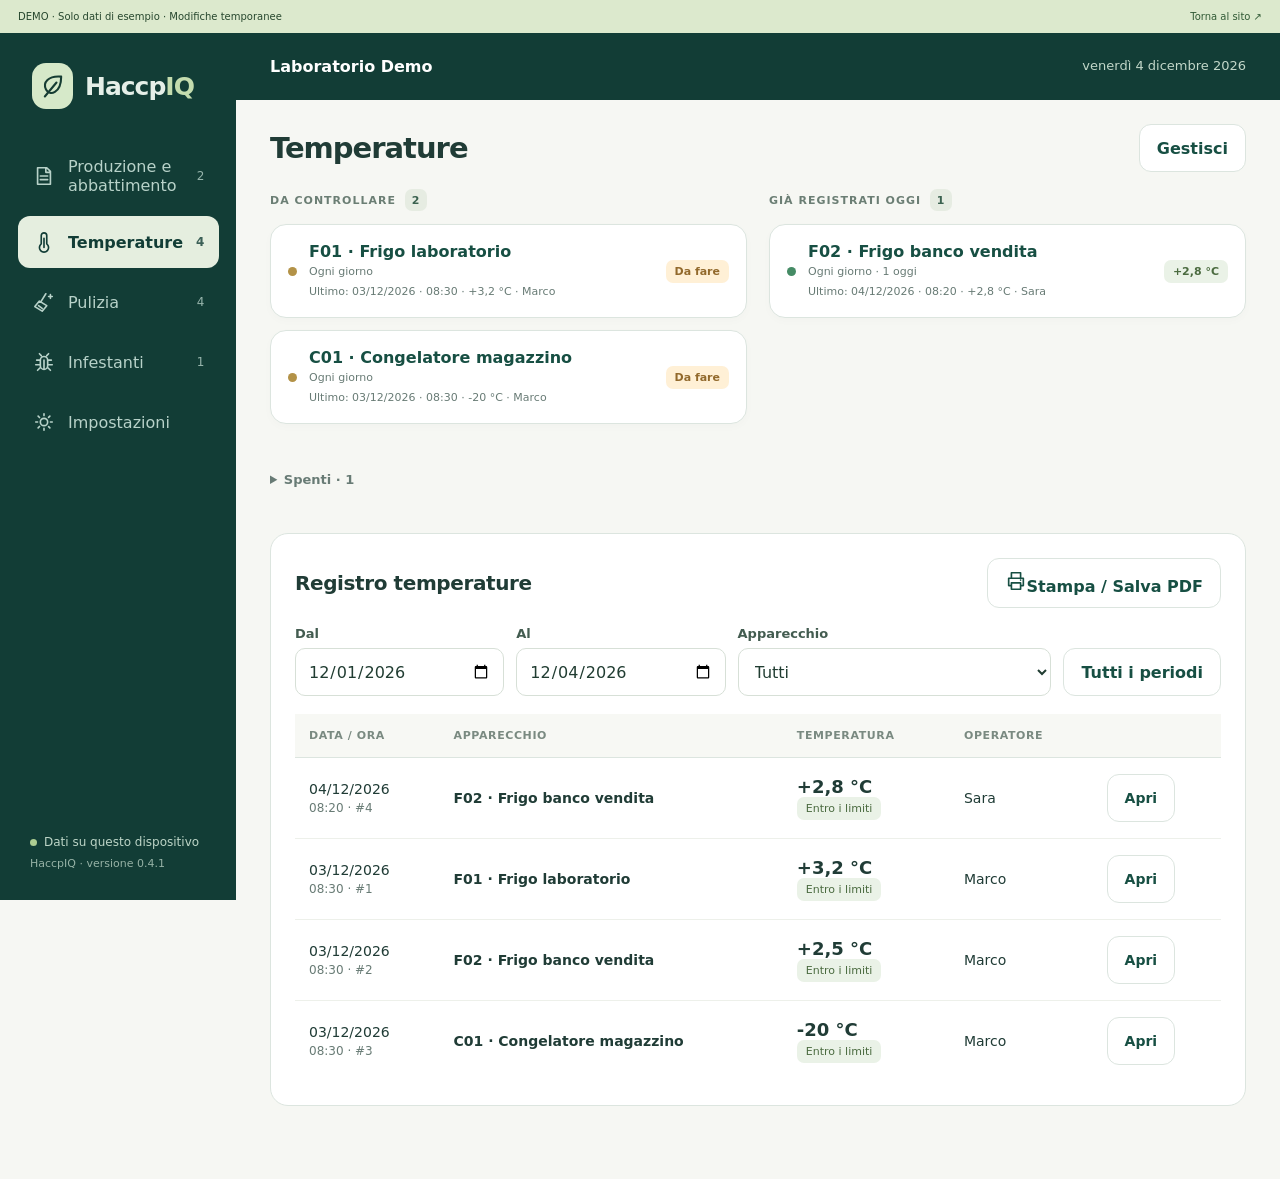
<file: demo/index.html>
<!doctype html>
<html lang="it"><head><meta charset="UTF-8"><meta name="viewport" content="width=device-width, initial-scale=1, viewport-fit=cover"><meta name="theme-color" content="#123d36"><meta name="robots" content="noindex"><title>HaccpIQ — Demo interattiva</title><link rel="stylesheet" href="style.css"><link rel="icon" href="../assets/favicon.svg"><link rel="stylesheet" href="demo.css"><link rel="stylesheet" href="../assets/labels.css"></head><body><div class="demo-banner"><span>DEMO · Solo dati di esempio · Modifiche temporanee</span><a href="../index.html" target="_top">Torna al sito ↗</a></div>
<div id="fatal" hidden></div><div id="app"></div><div id="modal-root"></div><div id="toast" role="status" aria-live="polite"></div>
<script src="core.js"></script><script src="setup-core.js"></script><script src="print.js"></script><script src="registers-ui.js"></script><script src="operators-ui.js"></script><script src="setup-ui.js"></script><script src="seed.js"></script><script src="app.js"></script><script src="../assets/labels.js"></script><script src="bridge.js"></script></body></html>
</file>
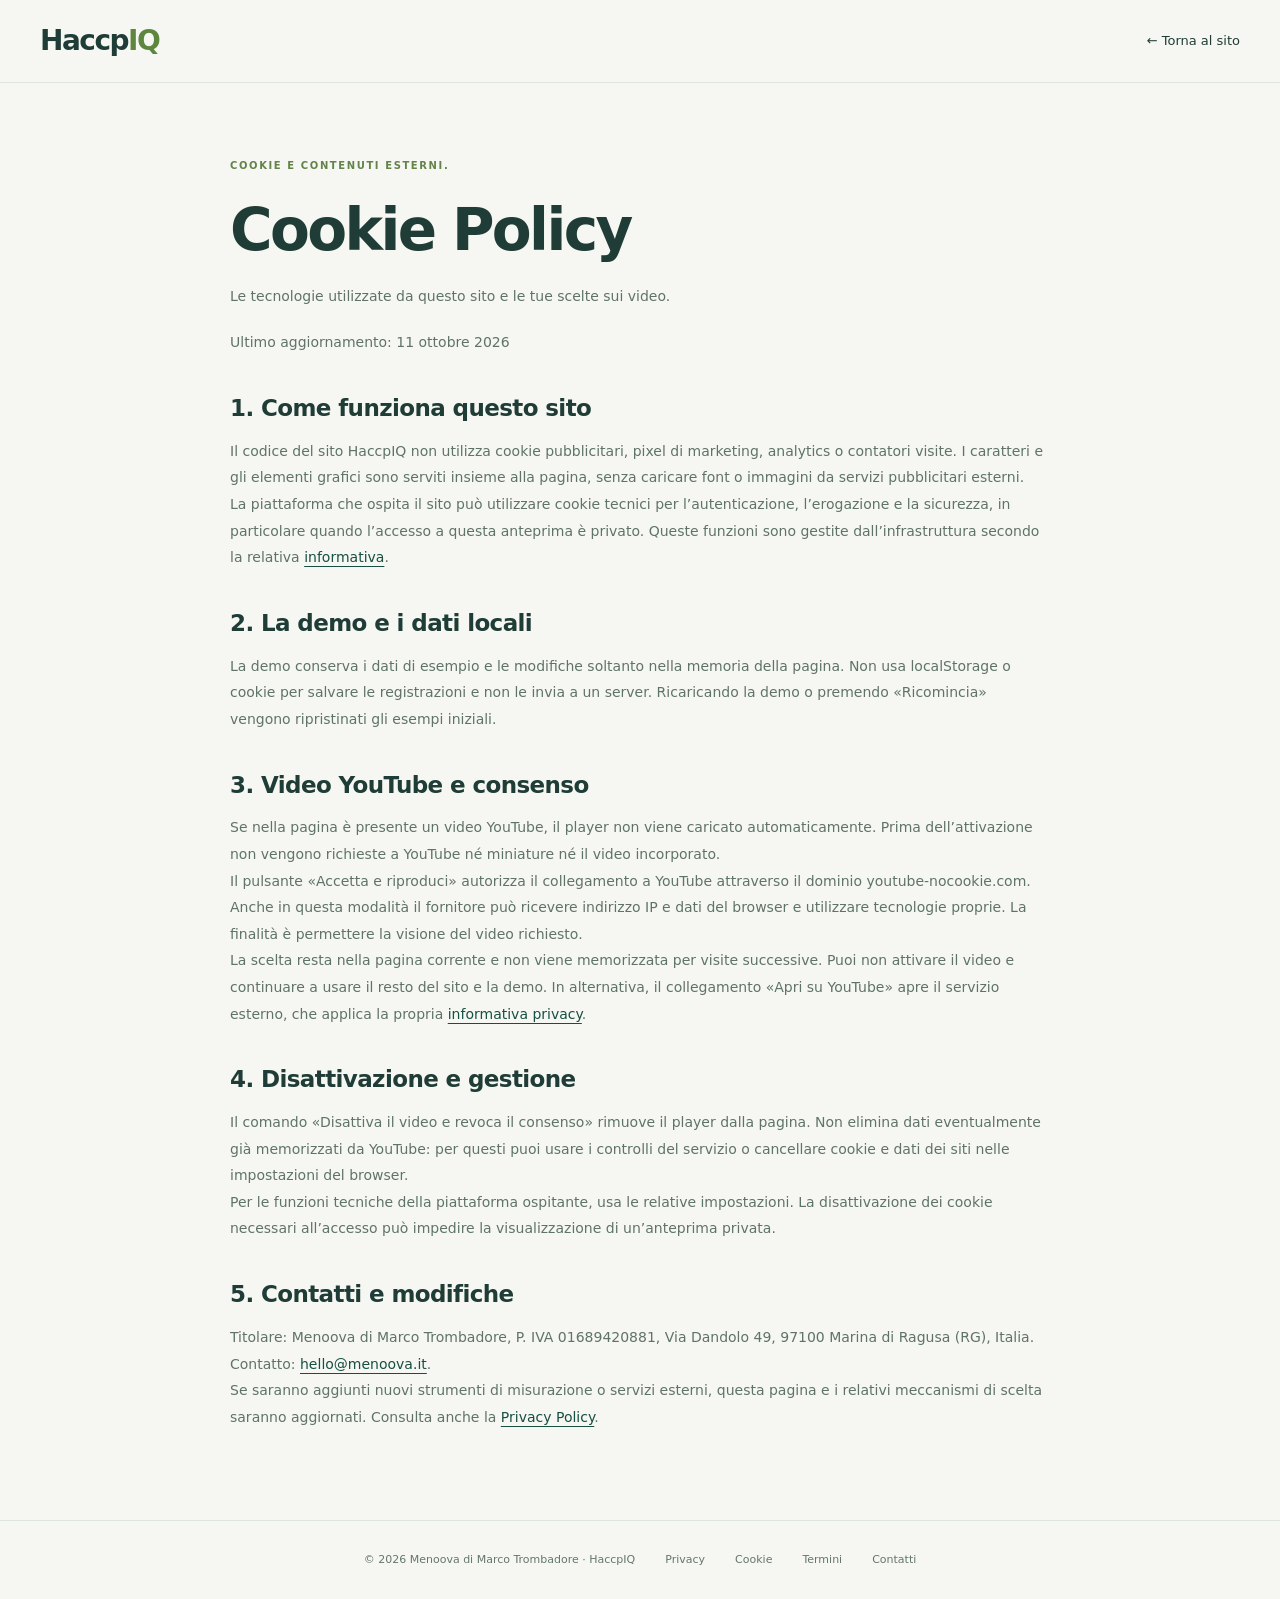
<file: cookie-policy.html>
<!doctype html><html lang="it"><head><meta charset="utf-8"><meta name="viewport" content="width=device-width,initial-scale=1"><meta name="theme-color" content="#123d36"><title>Cookie Policy — HaccpIQ</title><meta name="description" content="Le tecnologie utilizzate da questo sito e le tue scelte sui video."><link rel="icon" href="assets/favicon.svg" type="image/svg+xml"><link rel="stylesheet" href="assets/site.css"></head><body><a class="skip-link" href="#contenuto">Vai al contenuto</a><header class="legal-header"><div class="container"><a class="brand" href="index.html">Haccp<span class="brand-iq">IQ</span></a><a href="index.html">← Torna al sito</a></div></header><main class="legal-main" id="contenuto"><div class="eyebrow">COOKIE E CONTENUTI ESTERNI.</div><h1>Cookie Policy</h1><p class="legal-intro">Le tecnologie utilizzate da questo sito e le tue scelte sui video.</p><p class="legal-date">Ultimo aggiornamento: 11 ottobre 2026</p><section><h2>1. Come funziona questo sito</h2><p>Il codice del sito HaccpIQ non utilizza cookie pubblicitari, pixel di marketing, analytics o contatori visite. I caratteri e gli elementi grafici sono serviti insieme alla pagina, senza caricare font o immagini da servizi pubblicitari esterni.</p><p>La piattaforma che ospita il sito può utilizzare cookie tecnici per l’autenticazione, l’erogazione e la sicurezza, in particolare quando l’accesso a questa anteprima è privato. Queste funzioni sono gestite dall’infrastruttura secondo la relativa <a href="https://openai.com/policies/privacy-policy/" target="_blank" rel="noopener noreferrer">informativa</a>.</p></section>
<section><h2>2. La demo e i dati locali</h2><p>La demo conserva i dati di esempio e le modifiche soltanto nella memoria della pagina. Non usa localStorage o cookie per salvare le registrazioni e non le invia a un server. Ricaricando la demo o premendo «Ricomincia» vengono ripristinati gli esempi iniziali.</p></section>
<section><h2>3. Video YouTube e consenso</h2><p>Se nella pagina è presente un video YouTube, il player non viene caricato automaticamente. Prima dell’attivazione non vengono richieste a YouTube né miniature né il video incorporato.</p><p>Il pulsante «Accetta e riproduci» autorizza il collegamento a YouTube attraverso il dominio youtube-nocookie.com. Anche in questa modalità il fornitore può ricevere indirizzo IP e dati del browser e utilizzare tecnologie proprie. La finalità è permettere la visione del video richiesto.</p><p>La scelta resta nella pagina corrente e non viene memorizzata per visite successive. Puoi non attivare il video e continuare a usare il resto del sito e la demo. In alternativa, il collegamento «Apri su YouTube» apre il servizio esterno, che applica la propria <a href="https://policies.google.com/privacy" target="_blank" rel="noopener noreferrer">informativa privacy</a>.</p></section>
<section><h2>4. Disattivazione e gestione</h2><p>Il comando «Disattiva il video e revoca il consenso» rimuove il player dalla pagina. Non elimina dati eventualmente già memorizzati da YouTube: per questi puoi usare i controlli del servizio o cancellare cookie e dati dei siti nelle impostazioni del browser.</p><p>Per le funzioni tecniche della piattaforma ospitante, usa le relative impostazioni. La disattivazione dei cookie necessari all’accesso può impedire la visualizzazione di un’anteprima privata.</p></section>
<section><h2>5. Contatti e modifiche</h2><p>Titolare: Menoova di Marco Trombadore, P. IVA 01689420881, Via Dandolo 49, 97100 Marina di Ragusa (RG), Italia. Contatto: <a href="mailto:hello@menoova.it">hello@menoova.it</a>.</p><p>Se saranno aggiunti nuovi strumenti di misurazione o servizi esterni, questa pagina e i relativi meccanismi di scelta saranno aggiornati. Consulta anche la <a href="privacy.html">Privacy Policy</a>.</p></section></main><footer class="legal-footer"><span>© 2026 Menoova di Marco Trombadore · HaccpIQ</span><a href="privacy.html">Privacy</a><a href="cookie-policy.html">Cookie</a><a href="termini-condizioni.html">Termini</a><a href="mailto:hello@menoova.it">Contatti</a></footer></body></html>
</file>
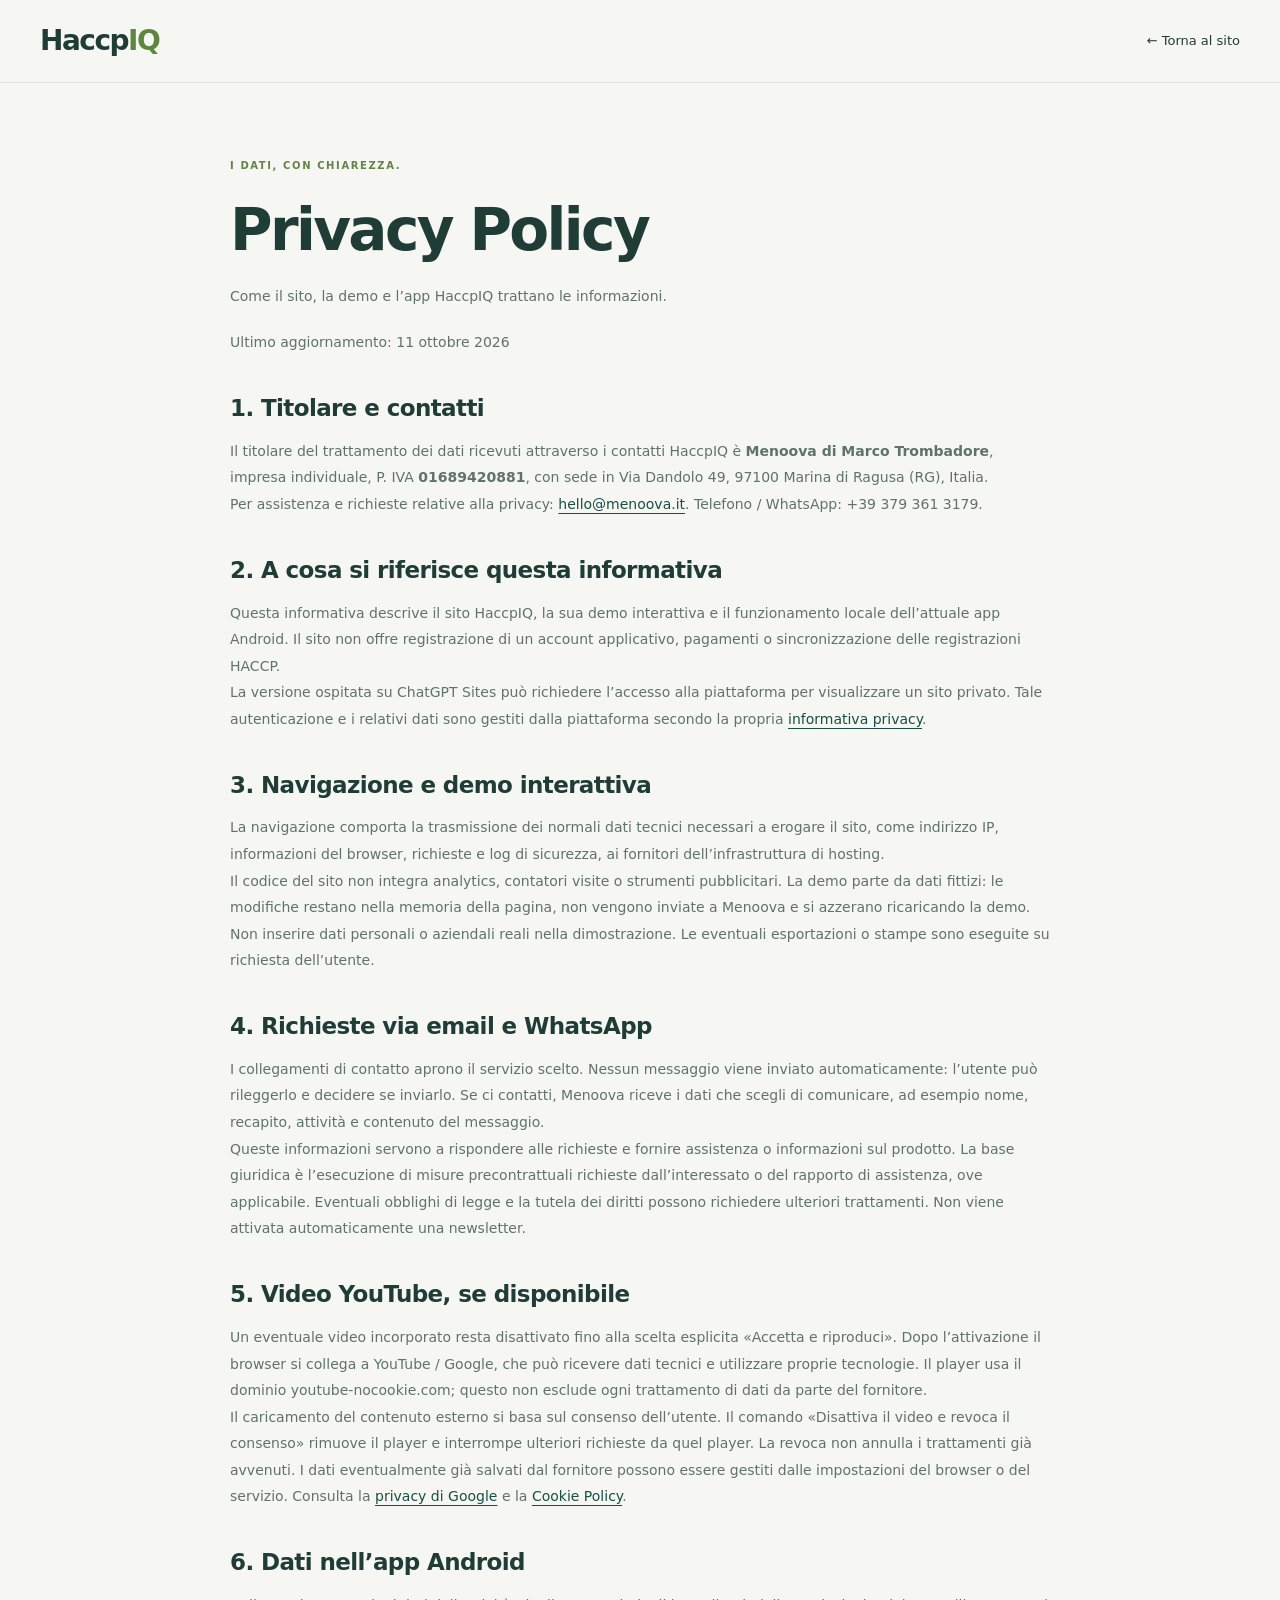
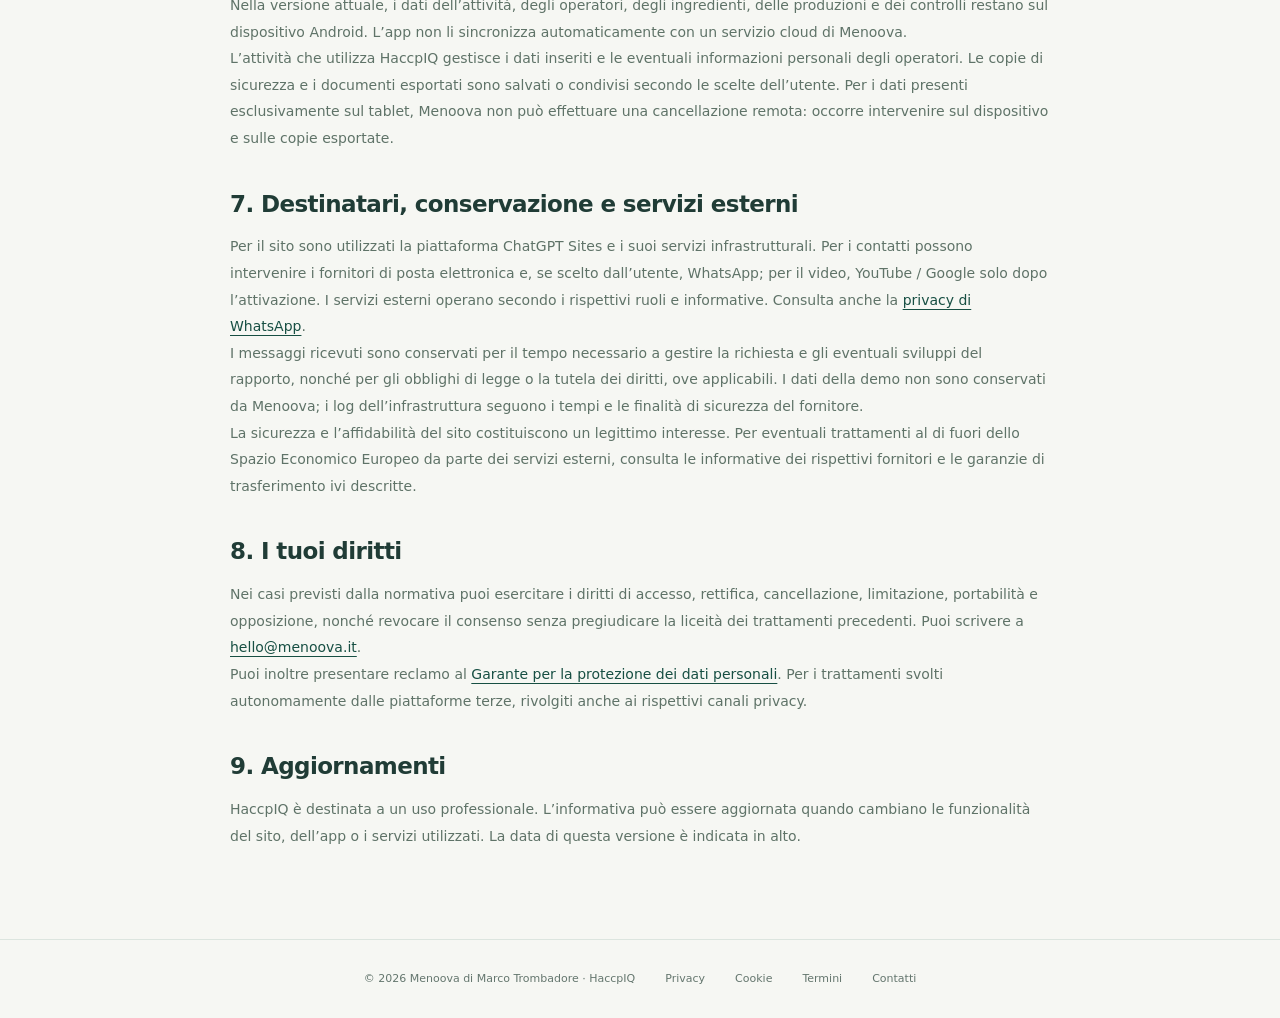
<file: privacy.html>
<!doctype html><html lang="it"><head><meta charset="utf-8"><meta name="viewport" content="width=device-width,initial-scale=1"><meta name="theme-color" content="#123d36"><title>Privacy Policy — HaccpIQ</title><meta name="description" content="Come il sito, la demo e l’app HaccpIQ trattano le informazioni."><link rel="icon" href="assets/favicon.svg" type="image/svg+xml"><link rel="stylesheet" href="assets/site.css"></head><body><a class="skip-link" href="#contenuto">Vai al contenuto</a><header class="legal-header"><div class="container"><a class="brand" href="index.html">Haccp<span class="brand-iq">IQ</span></a><a href="index.html">← Torna al sito</a></div></header><main class="legal-main" id="contenuto"><div class="eyebrow">I DATI, CON CHIAREZZA.</div><h1>Privacy Policy</h1><p class="legal-intro">Come il sito, la demo e l’app HaccpIQ trattano le informazioni.</p><p class="legal-date">Ultimo aggiornamento: 11 ottobre 2026</p><section><h2>1. Titolare e contatti</h2><p>Il titolare del trattamento dei dati ricevuti attraverso i contatti HaccpIQ è <strong>Menoova di Marco Trombadore</strong>, impresa individuale, P. IVA <strong>01689420881</strong>, con sede in Via Dandolo 49, 97100 Marina di Ragusa (RG), Italia.</p><p>Per assistenza e richieste relative alla privacy: <a href="mailto:hello@menoova.it">hello@menoova.it</a>. Telefono / WhatsApp: +39 379 361 3179.</p></section>
<section><h2>2. A cosa si riferisce questa informativa</h2><p>Questa informativa descrive il sito HaccpIQ, la sua demo interattiva e il funzionamento locale dell’attuale app Android. Il sito non offre registrazione di un account applicativo, pagamenti o sincronizzazione delle registrazioni HACCP.</p><p>La versione ospitata su ChatGPT Sites può richiedere l’accesso alla piattaforma per visualizzare un sito privato. Tale autenticazione e i relativi dati sono gestiti dalla piattaforma secondo la propria <a href="https://openai.com/policies/privacy-policy/" target="_blank" rel="noopener noreferrer">informativa privacy</a>.</p></section>
<section><h2>3. Navigazione e demo interattiva</h2><p>La navigazione comporta la trasmissione dei normali dati tecnici necessari a erogare il sito, come indirizzo IP, informazioni del browser, richieste e log di sicurezza, ai fornitori dell’infrastruttura di hosting.</p><p>Il codice del sito non integra analytics, contatori visite o strumenti pubblicitari. La demo parte da dati fittizi: le modifiche restano nella memoria della pagina, non vengono inviate a Menoova e si azzerano ricaricando la demo. Non inserire dati personali o aziendali reali nella dimostrazione. Le eventuali esportazioni o stampe sono eseguite su richiesta dell’utente.</p></section>
<section><h2>4. Richieste via email e WhatsApp</h2><p>I collegamenti di contatto aprono il servizio scelto. Nessun messaggio viene inviato automaticamente: l’utente può rileggerlo e decidere se inviarlo. Se ci contatti, Menoova riceve i dati che scegli di comunicare, ad esempio nome, recapito, attività e contenuto del messaggio.</p><p>Queste informazioni servono a rispondere alle richieste e fornire assistenza o informazioni sul prodotto. La base giuridica è l’esecuzione di misure precontrattuali richieste dall’interessato o del rapporto di assistenza, ove applicabile. Eventuali obblighi di legge e la tutela dei diritti possono richiedere ulteriori trattamenti. Non viene attivata automaticamente una newsletter.</p></section>
<section><h2>5. Video YouTube, se disponibile</h2><p>Un eventuale video incorporato resta disattivato fino alla scelta esplicita «Accetta e riproduci». Dopo l’attivazione il browser si collega a YouTube / Google, che può ricevere dati tecnici e utilizzare proprie tecnologie. Il player usa il dominio youtube-nocookie.com; questo non esclude ogni trattamento di dati da parte del fornitore.</p><p>Il caricamento del contenuto esterno si basa sul consenso dell’utente. Il comando «Disattiva il video e revoca il consenso» rimuove il player e interrompe ulteriori richieste da quel player. La revoca non annulla i trattamenti già avvenuti. I dati eventualmente già salvati dal fornitore possono essere gestiti dalle impostazioni del browser o del servizio. Consulta la <a href="https://policies.google.com/privacy" target="_blank" rel="noopener noreferrer">privacy di Google</a> e la <a href="cookie-policy.html">Cookie Policy</a>.</p></section>
<section><h2>6. Dati nell’app Android</h2><p>Nella versione attuale, i dati dell’attività, degli operatori, degli ingredienti, delle produzioni e dei controlli restano sul dispositivo Android. L’app non li sincronizza automaticamente con un servizio cloud di Menoova.</p><p>L’attività che utilizza HaccpIQ gestisce i dati inseriti e le eventuali informazioni personali degli operatori. Le copie di sicurezza e i documenti esportati sono salvati o condivisi secondo le scelte dell’utente. Per i dati presenti esclusivamente sul tablet, Menoova non può effettuare una cancellazione remota: occorre intervenire sul dispositivo e sulle copie esportate.</p></section>
<section><h2>7. Destinatari, conservazione e servizi esterni</h2><p>Per il sito sono utilizzati la piattaforma ChatGPT Sites e i suoi servizi infrastrutturali. Per i contatti possono intervenire i fornitori di posta elettronica e, se scelto dall’utente, WhatsApp; per il video, YouTube / Google solo dopo l’attivazione. I servizi esterni operano secondo i rispettivi ruoli e informative. Consulta anche la <a href="https://www.whatsapp.com/legal/privacy-policy-eea" target="_blank" rel="noopener noreferrer">privacy di WhatsApp</a>.</p><p>I messaggi ricevuti sono conservati per il tempo necessario a gestire la richiesta e gli eventuali sviluppi del rapporto, nonché per gli obblighi di legge o la tutela dei diritti, ove applicabili. I dati della demo non sono conservati da Menoova; i log dell’infrastruttura seguono i tempi e le finalità di sicurezza del fornitore.</p><p>La sicurezza e l’affidabilità del sito costituiscono un legittimo interesse. Per eventuali trattamenti al di fuori dello Spazio Economico Europeo da parte dei servizi esterni, consulta le informative dei rispettivi fornitori e le garanzie di trasferimento ivi descritte.</p></section>
<section><h2>8. I tuoi diritti</h2><p>Nei casi previsti dalla normativa puoi esercitare i diritti di accesso, rettifica, cancellazione, limitazione, portabilità e opposizione, nonché revocare il consenso senza pregiudicare la liceità dei trattamenti precedenti. Puoi scrivere a <a href="mailto:hello@menoova.it">hello@menoova.it</a>.</p><p>Puoi inoltre presentare reclamo al <a href="https://www.garanteprivacy.it/" target="_blank" rel="noopener noreferrer">Garante per la protezione dei dati personali</a>. Per i trattamenti svolti autonomamente dalle piattaforme terze, rivolgiti anche ai rispettivi canali privacy.</p></section>
<section><h2>9. Aggiornamenti</h2><p>HaccpIQ è destinata a un uso professionale. L’informativa può essere aggiornata quando cambiano le funzionalità del sito, dell’app o i servizi utilizzati. La data di questa versione è indicata in alto.</p></section></main><footer class="legal-footer"><span>© 2026 Menoova di Marco Trombadore · HaccpIQ</span><a href="privacy.html">Privacy</a><a href="cookie-policy.html">Cookie</a><a href="termini-condizioni.html">Termini</a><a href="mailto:hello@menoova.it">Contatti</a></footer></body></html>
</file>
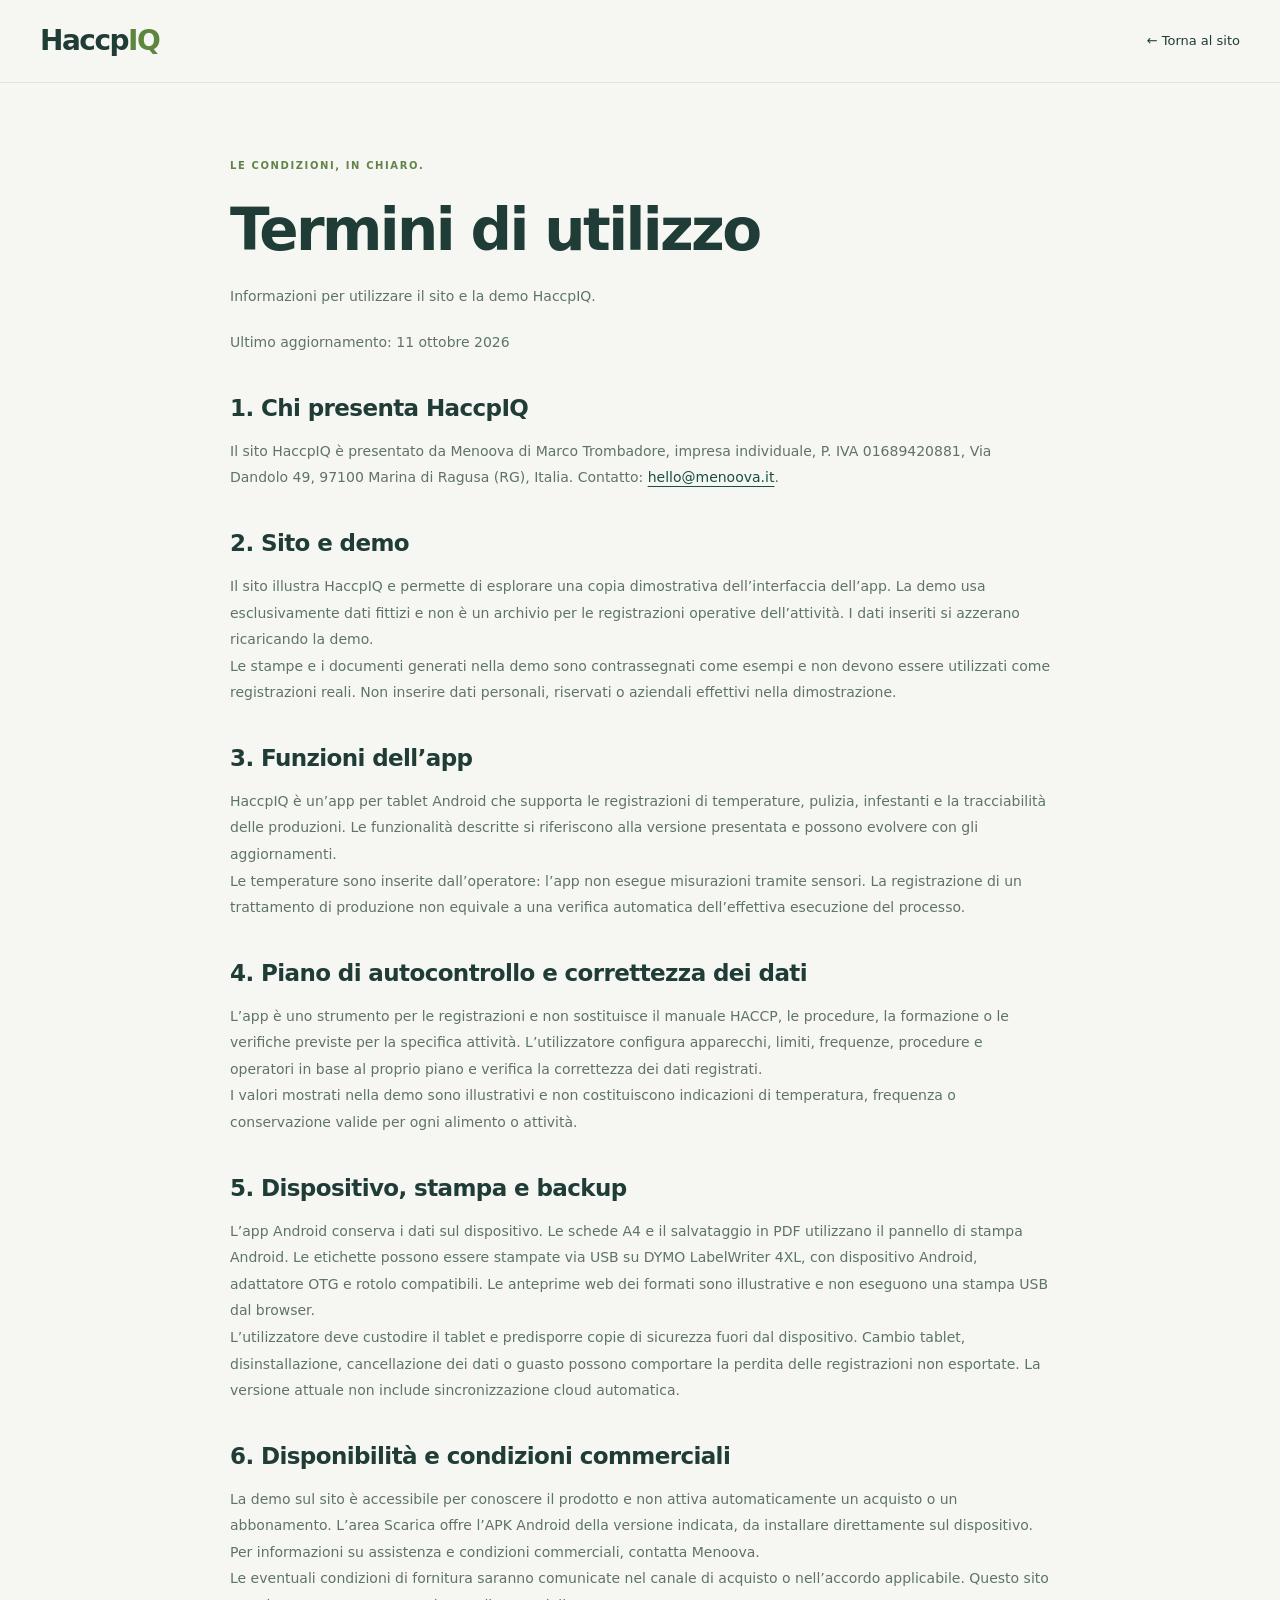
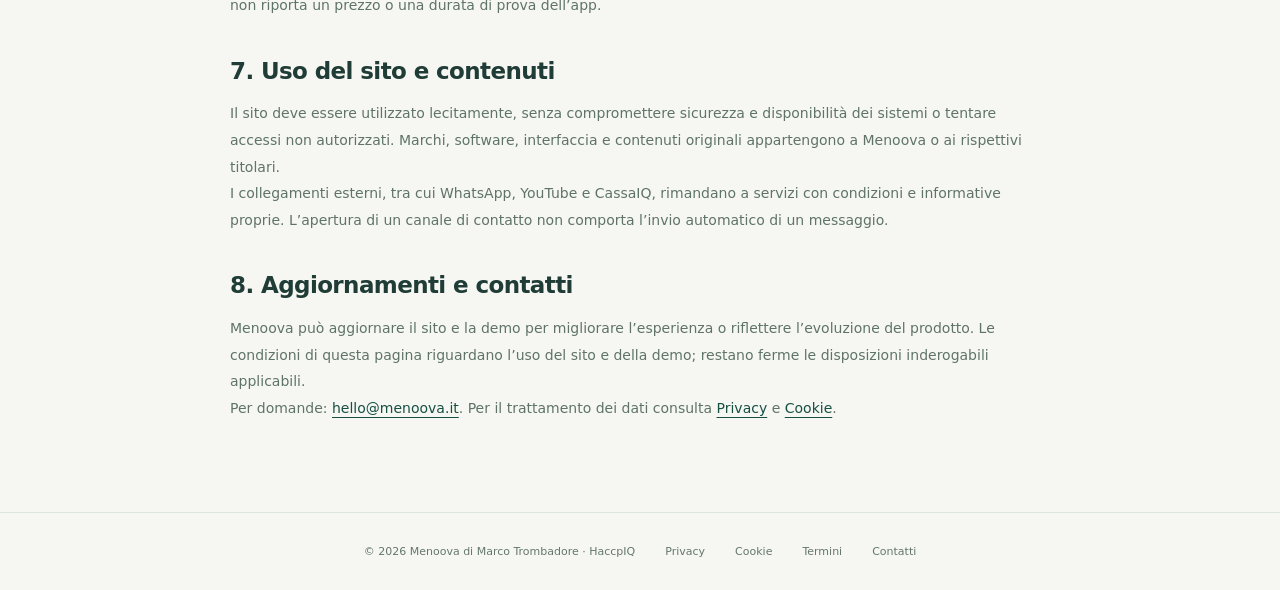
<file: termini-condizioni.html>
<!doctype html><html lang="it"><head><meta charset="utf-8"><meta name="viewport" content="width=device-width,initial-scale=1"><meta name="theme-color" content="#123d36"><title>Termini di utilizzo — HaccpIQ</title><meta name="description" content="Informazioni per utilizzare il sito e la demo HaccpIQ."><link rel="icon" href="assets/favicon.svg" type="image/svg+xml"><link rel="stylesheet" href="assets/site.css"></head><body><a class="skip-link" href="#contenuto">Vai al contenuto</a><header class="legal-header"><div class="container"><a class="brand" href="index.html">Haccp<span class="brand-iq">IQ</span></a><a href="index.html">← Torna al sito</a></div></header><main class="legal-main" id="contenuto"><div class="eyebrow">LE CONDIZIONI, IN CHIARO.</div><h1>Termini di utilizzo</h1><p class="legal-intro">Informazioni per utilizzare il sito e la demo HaccpIQ.</p><p class="legal-date">Ultimo aggiornamento: 11 ottobre 2026</p><section><h2>1. Chi presenta HaccpIQ</h2><p>Il sito HaccpIQ è presentato da Menoova di Marco Trombadore, impresa individuale, P. IVA 01689420881, Via Dandolo 49, 97100 Marina di Ragusa (RG), Italia. Contatto: <a href="mailto:hello@menoova.it">hello@menoova.it</a>.</p></section>
<section><h2>2. Sito e demo</h2><p>Il sito illustra HaccpIQ e permette di esplorare una copia dimostrativa dell’interfaccia dell’app. La demo usa esclusivamente dati fittizi e non è un archivio per le registrazioni operative dell’attività. I dati inseriti si azzerano ricaricando la demo.</p><p>Le stampe e i documenti generati nella demo sono contrassegnati come esempi e non devono essere utilizzati come registrazioni reali. Non inserire dati personali, riservati o aziendali effettivi nella dimostrazione.</p></section>
<section><h2>3. Funzioni dell’app</h2><p>HaccpIQ è un’app per tablet Android che supporta le registrazioni di temperature, pulizia, infestanti e la tracciabilità delle produzioni. Le funzionalità descritte si riferiscono alla versione presentata e possono evolvere con gli aggiornamenti.</p><p>Le temperature sono inserite dall’operatore: l’app non esegue misurazioni tramite sensori. La registrazione di un trattamento di produzione non equivale a una verifica automatica dell’effettiva esecuzione del processo.</p></section>
<section><h2>4. Piano di autocontrollo e correttezza dei dati</h2><p>L’app è uno strumento per le registrazioni e non sostituisce il manuale HACCP, le procedure, la formazione o le verifiche previste per la specifica attività. L’utilizzatore configura apparecchi, limiti, frequenze, procedure e operatori in base al proprio piano e verifica la correttezza dei dati registrati.</p><p>I valori mostrati nella demo sono illustrativi e non costituiscono indicazioni di temperatura, frequenza o conservazione valide per ogni alimento o attività.</p></section>
<section><h2>5. Dispositivo, stampa e backup</h2><p>L’app Android conserva i dati sul dispositivo. Le schede A4 e il salvataggio in PDF utilizzano il pannello di stampa Android. Le etichette possono essere stampate via USB su DYMO LabelWriter 4XL, con dispositivo Android, adattatore OTG e rotolo compatibili. Le anteprime web dei formati sono illustrative e non eseguono una stampa USB dal browser.</p><p>L’utilizzatore deve custodire il tablet e predisporre copie di sicurezza fuori dal dispositivo. Cambio tablet, disinstallazione, cancellazione dei dati o guasto possono comportare la perdita delle registrazioni non esportate. La versione attuale non include sincronizzazione cloud automatica.</p></section>
<section><h2>6. Disponibilità e condizioni commerciali</h2><p>La demo sul sito è accessibile per conoscere il prodotto e non attiva automaticamente un acquisto o un abbonamento. L’area Scarica offre l’APK Android della versione indicata, da installare direttamente sul dispositivo. Per informazioni su assistenza e condizioni commerciali, contatta Menoova.</p><p>Le eventuali condizioni di fornitura saranno comunicate nel canale di acquisto o nell’accordo applicabile. Questo sito non riporta un prezzo o una durata di prova dell’app.</p></section>
<section><h2>7. Uso del sito e contenuti</h2><p>Il sito deve essere utilizzato lecitamente, senza compromettere sicurezza e disponibilità dei sistemi o tentare accessi non autorizzati. Marchi, software, interfaccia e contenuti originali appartengono a Menoova o ai rispettivi titolari.</p><p>I collegamenti esterni, tra cui WhatsApp, YouTube e CassaIQ, rimandano a servizi con condizioni e informative proprie. L’apertura di un canale di contatto non comporta l’invio automatico di un messaggio.</p></section>
<section><h2>8. Aggiornamenti e contatti</h2><p>Menoova può aggiornare il sito e la demo per migliorare l’esperienza o riflettere l’evoluzione del prodotto. Le condizioni di questa pagina riguardano l’uso del sito e della demo; restano ferme le disposizioni inderogabili applicabili.</p><p>Per domande: <a href="mailto:hello@menoova.it">hello@menoova.it</a>. Per il trattamento dei dati consulta <a href="privacy.html">Privacy</a> e <a href="cookie-policy.html">Cookie</a>.</p></section></main><footer class="legal-footer"><span>© 2026 Menoova di Marco Trombadore · HaccpIQ</span><a href="privacy.html">Privacy</a><a href="cookie-policy.html">Cookie</a><a href="termini-condizioni.html">Termini</a><a href="mailto:hello@menoova.it">Contatti</a></footer></body></html>
</file>
<file: demo/style.css>
:root{font-family:system-ui,-apple-system,BlinkMacSystemFont,"Segoe UI",sans-serif;color:#203c36;background:#f6f7f3;font-synthesis:none;font-size:16px;--green:#174f43;--muted:#687b75;--line:#dce5df;--sand:#f0e9d8;--red:#a94236}*{box-sizing:border-box}body{margin:0}button,input,select,textarea{font:inherit}button{min-height:48px;border:1px solid var(--line);border-radius:12px;padding:11px 17px;background:white;color:var(--green);font-weight:650;cursor:pointer;touch-action:manipulation}button:hover{background:#edf3ef}button:active{transform:translateY(1px)}button:disabled{opacity:.45;cursor:default}button.primary{background:var(--green);color:white;border-color:var(--green)}button.primary:hover{background:#236451}button.ghost{background:transparent;border-color:transparent}button.danger{color:var(--red);border-color:#e7c6bf}.icon{width:22px;height:22px;stroke:currentColor;fill:none;stroke-width:1.8;stroke-linecap:round;stroke-linejoin:round;flex-shrink:0}.layout{display:grid;grid-template-columns:236px minmax(0,1fr);min-height:100vh}.sidebar{position:sticky;top:0;height:100vh;background:#123d36;color:#e5efe8;padding:30px 18px;display:flex;flex-direction:column}.brand{display:flex;align-items:center;gap:12px;padding:0 14px 35px;font-size:25px;font-weight:750;letter-spacing:-1px}.brand small{display:block;font-size:11px;text-transform:uppercase;letter-spacing:1.2px;color:#b5d0bd;font-weight:500;margin-top:4px}.brand-icon{width:41px;height:46px;background:#d6e9c9;color:#163d33;border-radius:14px;display:grid;place-items:center}.brand-icon .icon{width:28px;height:28px}.sidebar nav{display:grid;gap:8px}.nav{display:flex;align-items:center;gap:13px;background:transparent;border:0;color:#b8d2c9;text-align:left;font-weight:500;min-height:52px;padding:13px 15px}.nav:hover{background:#204e45}.nav.active{background:#e5eedf;color:#123d36;font-weight:700}.nav .count{margin-left:auto;font-size:12px;opacity:.8}.sidebar-bottom{margin-top:auto;padding:22px 12px 0}.offline{font-size:12px;color:#bdd5c7;display:flex;align-items:center;gap:7px}.dot{width:7px;height:7px;border-radius:50%;background:#adcd92;display:inline-block}.version{font-size:11px;color:#96b2a6;margin-top:8px}.content{padding:26px 34px 55px;min-width:0}.topbar{display:flex;justify-content:space-between;align-items:center;margin-bottom:28px;border-bottom:1px solid var(--line);padding-bottom:18px;font-size:13px;color:var(--muted)}.business{font-weight:650;color:#31534a}.page-head{display:flex;justify-content:space-between;align-items:center;gap:20px;margin-bottom:24px}.eyebrow{text-transform:uppercase;font-size:11px;font-weight:700;letter-spacing:1.7px;color:#718572;margin-bottom:7px}h1{font-size:29px;letter-spacing:-.9px;margin:0 0 8px;line-height:1.2}h2{font-size:20px;margin:0 0 16px;letter-spacing:-.4px}h3{font-size:16px;margin:0 0 8px}p{line-height:1.5;margin:7px 0}.sub{color:var(--muted);font-size:14px}.actions{display:flex;gap:10px;align-items:center;flex-wrap:wrap}.actions button{display:flex;align-items:center;justify-content:center;gap:9px}.stats{display:grid;grid-template-columns:repeat(3,1fr);gap:16px;margin-bottom:25px}.stat{background:white;border:1px solid var(--line);padding:21px 23px;border-radius:17px}.stat .label{font-size:13px;color:var(--muted)}.stat .value{font-size:33px;letter-spacing:-1px;line-height:1.5;font-weight:700}.stat .foot{font-size:12px;color:var(--muted)}.card{background:white;border:1px solid var(--line);border-radius:18px;padding:24px;margin-bottom:18px}.empty{padding:38px 20px;text-align:center;color:var(--muted)}.empty .icon{width:39px;height:39px;margin-bottom:15px;color:#86a18e}.empty h3{color:#314f42}.empty p{max-width:380px;margin:8px auto 20px;font-size:14px}.welcome{background:#edf2e8;border-color:#d8e1d1;position:relative;overflow:hidden}.welcome h2{font-size:25px;max-width:470px;line-height:1.3}.welcome p{max-width:530px}.steps{display:grid;grid-template-columns:repeat(3,1fr);gap:16px;margin-top:22px}.step{background:rgba(255,255,255,.65);padding:18px;border-radius:13px}.step b{font-size:14px;display:block;margin:9px 0}.step .step-n{display:grid;place-items:center;background:#d7e2cc;border-radius:50%;width:26px;height:26px;font-size:12px;color:#24503c}.step p{font-size:12px;line-height:1.45}.grid{display:grid;grid-template-columns:repeat(2,minmax(0,1fr));gap:18px}.tile{background:#fff;border:1px solid var(--line);border-radius:16px;padding:21px;display:flex;flex-direction:column;gap:10px}.tile .actions{margin-top:auto;padding-top:8px}.code{display:inline-flex;align-items:center;justify-content:center;min-width:39px;height:34px;border-radius:9px;background:#edf3e8;color:#326243;font-weight:750;font-size:15px;padding:0 10px}.tile-title{display:flex;align-items:center;gap:11px}.tile-title h3{margin:0}.badge{display:inline-block;font-size:11px;padding:5px 9px;border-radius:7px;background:#eaf2e7;color:#4b6b40;white-space:nowrap}.badge.warn{background:#fff0d6;color:#92692c}.badge.error{background:#fae9e4;color:#a14b3c}.badge.gray{background:#eff1ee;color:#6f7b74}.table-wrap{overflow-x:auto}table{border-collapse:collapse;width:100%;font-size:14px}th{text-align:left;font-size:11px;text-transform:uppercase;letter-spacing:.6px;color:#7a8a81;font-weight:650;padding:15px 14px;background:#f7f8f4;border-bottom:1px solid var(--line)}td{padding:16px 14px;border-bottom:1px solid #edf0ea;vertical-align:middle}tr:last-child td{border-bottom:0}.td-sub{font-size:12px;color:var(--muted);margin-top:4px}.lot{font-family:ui-monospace,SFMono-Regular,Consolas,monospace;font-size:13px;font-weight:600;letter-spacing:.1px}.pill-row{display:flex;flex-wrap:wrap;gap:8px}.note{background:#f3f5ef;border-left:3px solid #aac198;padding:13px 16px;border-radius:0 9px 9px 0;color:#5c7164;font-size:13px;line-height:1.5;margin:16px 0}.warning{background:#fff4e4;border-color:#d0a35d;color:#865e2e}.error-box{background:#fbece7;color:#933f32;border:1px solid #eecac0;padding:12px 16px;border-radius:10px;margin:12px 0;line-height:1.4;font-size:14px}.form-grid{display:grid;grid-template-columns:repeat(2,minmax(0,1fr));gap:16px}.form-grid.three{grid-template-columns:repeat(3,minmax(0,1fr))}.field{display:flex;flex-direction:column;gap:7px;min-width:0;font-size:13px;font-weight:650;color:#435c50}.field.full{grid-column:1/-1}.field small{font-weight:400;color:var(--muted);line-height:1.4}input,select,textarea{width:100%;min-height:48px;border:1px solid #d7e0d7;border-radius:10px;background:#fff;color:#213d32;padding:11px 12px;outline:none;font-size:16px;font-weight:400}input:focus,select:focus,textarea:focus{border-color:#598468;box-shadow:0 0 0 3px #ebf2e6}textarea{resize:vertical;min-height:82px}.checks{display:flex;flex-wrap:wrap;gap:10px}.check{display:flex;align-items:center;gap:9px;padding:10px 13px;border:1px solid var(--line);border-radius:10px;font-size:13px;min-height:47px}.check:has(input:checked){background:#edf4e9;border-color:#b3c9a6}.check input{width:18px;min-height:18px;height:18px;padding:0;accent-color:var(--green)}.form-actions{display:flex;justify-content:flex-end;gap:10px;align-items:center;padding-top:20px;border-top:1px solid var(--line);margin-top:23px}.recipe-line{display:grid;grid-template-columns:minmax(130px,1fr) 105px 75px 47px;gap:10px;margin-bottom:10px;align-items:center}.recipe-line .remove{padding:0}.section-label{margin:23px 0 12px;font-size:14px;font-weight:700}.overlay{position:fixed;inset:0;background:rgba(11,32,25,.5);z-index:20;display:flex;align-items:center;justify-content:center;padding:24px;backdrop-filter:blur(3px)}.modal{max-width:780px;width:100%;max-height:calc(100dvh - 48px);overflow:auto;background:#fafbf8;border-radius:22px;box-shadow:0 25px 80px #10251b33}.modal.wide{max-width:1060px}.modal-head{display:flex;align-items:center;justify-content:space-between;padding:22px 26px;border-bottom:1px solid var(--line);position:sticky;top:0;background:#fafbf8;z-index:2}.modal-head h2{margin:0}.modal-head button{min-height:40px;width:40px;padding:0;font-size:24px}.modal-body{padding:24px 26px}.modal-body .card{margin-bottom:15px}.modal-body .form-actions{position:sticky;bottom:-24px;background:#fafbf8;padding-bottom:18px;z-index:1}.sheet-preview{background:#e5e9e3;padding:16px;border-radius:10px;overflow:auto}.sheet-preview iframe{display:block;width:100%;height:560px;border:0;background:white;border-radius:3px}.search{max-width:320px}.archive-head{display:flex;justify-content:space-between;align-items:center;gap:14px;margin-bottom:16px}#toast{position:fixed;bottom:26px;left:50%;transform:translate(-50%,15px);opacity:0;pointer-events:none;background:#143d32;color:white;max-width:90%;padding:14px 24px;border-radius:12px;z-index:40;transition:opacity .2s,transform .2s;font-size:14px;box-shadow:0 4px 24px #173b3433}#toast.show{opacity:1;transform:translate(-50%,0)}#fatal{padding:30px;color:#802e24;background:#fff1ed;margin:30px;border-radius:16px}.text-right{text-align:right}.settings-grid{display:grid;grid-template-columns:1.3fr 1fr;gap:18px}.small{font-size:12px;color:var(--muted)}.loading{opacity:.55;pointer-events:none}.form-suffix{display:flex;gap:10px;align-items:center}.form-suffix span{font-weight:500}.inline-amount{width:110px;min-height:42px;padding:7px 10px}.row-main{font-weight:650}.summary{padding:15px 18px;background:#eef3e9;border-radius:12px;margin:15px 0;font-size:14px}.summary strong{color:#234e37}.divider{height:1px;background:var(--line);margin:20px 0}
[hidden]{display:none!important}
.setup-layout{display:grid;grid-template-columns:275px minmax(0,1fr);min-height:100vh}.setup-sidebar{background:#123d36;color:#dcebdc;padding:36px 25px;position:sticky;top:0;height:100vh;display:flex;flex-direction:column}.setup-sidebar .brand{padding:0 0 22px;letter-spacing:-.7px}.setup-sidebar>p{font-size:19px;line-height:1.55;color:#d5e5d3;margin:15px 0 28px}.setup-sidebar>small{margin-top:auto;color:#a5bfae;font-size:11px}.setup-progress{list-style:none;padding:0;margin:0;display:grid;gap:10px}.setup-progress li{display:flex;align-items:center;gap:12px;padding:10px;border-radius:12px;font-size:14px;color:#b6cbbd}.setup-progress li>span{display:grid;place-items:center;min-width:27px;height:27px;border:1px solid #416457;border-radius:50%;font-size:12px}.setup-progress li.active{background:#e5eedf;color:#173e31;font-weight:700}.setup-progress li.active>span{background:#174f43;color:#fff;border-color:#174f43}.setup-progress li.done>span{color:#d7ecc6;border-color:#739272}.setup-main{width:100%;max-width:1050px;padding:42px clamp(22px,4vw,60px) 30px}.setup-heading{display:flex;align-items:flex-start;justify-content:space-between;gap:16px;margin-bottom:26px}.setup-heading h1{font-size:30px;max-width:650px}.setup-heading h1:focus{outline:none}.setup-heading .eyebrow{margin-bottom:12px}.setup-intro{color:#687b75;margin:0 0 25px;line-height:1.65;font-size:15px;max-width:720px}.setup-footer{position:sticky;bottom:0;background:#f6f7f3;display:flex;justify-content:space-between;align-items:center;gap:18px;border-top:1px solid var(--line);margin-top:30px;padding:19px 0 7px;z-index:3}.setup-footer .small{max-width:275px}.setup-footer .primary{min-width:140px}.setup-count{display:flex;align-items:flex-end;gap:14px;margin-bottom:14px}.setup-count .field{flex:1}.setup-count input{max-width:170px;font-size:23px;font-weight:700}.setup-count button{flex-shrink:0}.setup-items{display:grid;gap:16px;margin-top:22px}.setup-item{border:1px solid var(--line);border-radius:17px;background:#fff;padding:21px}.setup-item h3{margin-bottom:18px;color:#426348}.setup-limits{margin-top:16px}.setup-details{margin-top:16px;border-top:1px solid #e5ebe2}.setup-details summary{font-size:13px;color:#687b75;cursor:pointer;padding:14px 0;line-height:1.5}.setup-operators{display:grid;gap:15px;margin-bottom:20px}.setup-operator{display:grid;grid-template-columns:minmax(0,1fr) auto auto;align-items:end;gap:12px;padding:17px;border:1px solid var(--line);border-radius:15px;background:#fff}.setup-operator .check{font-size:12px;background:#f8faf5;white-space:nowrap}.setup-operator button{font-size:12px;padding:10px}.setup-choice{display:grid;gap:12px;margin-bottom:24px}.setup-choice .check{background:#fff;padding:17px;font-size:14px}.setup-activity{display:flex;align-items:center;gap:15px;padding:22px;background:#eaf1e3;border:1px solid #d3e0c9;border-radius:17px;margin:0 0 24px}.setup-activity h3{font-size:18px;margin:0}.setup-activity p{font-size:14px;color:#617358}.production-guide{display:grid;gap:20px;margin-top:16px}.guide-step{display:flex;gap:15px;align-items:flex-start}.guide-step>span{display:grid;place-items:center;background:#dfebd7;color:#2e5d3d;min-width:31px;height:31px;border-radius:10px;font-weight:750;font-size:13px}.guide-step h3{font-size:16px;margin:4px 0 9px}.guide-step p{font-size:14px;color:#64796c;line-height:1.75;margin:0}.guide-step b{color:#385947;font-weight:650}.setup-review{display:grid;grid-template-columns:1fr 1fr;gap:16px}.setup-review section{background:#fff;border:1px solid var(--line);border-radius:15px;padding:20px;min-width:0;overflow-wrap:anywhere}.setup-review h3{font-size:14px;color:#46634f}.setup-review p{font-size:14px}.setup-review ul{list-style:none;margin:12px 0 0;padding:0;display:grid;gap:10px}.setup-review li{font-size:13px}.setup-review li span{display:block;font-size:12px;color:#687b75;margin-top:4px}
@media(max-width:1000px){.setup-layout{grid-template-columns:215px minmax(0,1fr)}.setup-sidebar{padding:30px 18px}.setup-sidebar .brand{font-size:22px}.setup-main{padding:30px 24px}.setup-heading h1{font-size:26px}.setup-operator{grid-template-columns:minmax(0,1fr) auto}.setup-operator>.field{grid-column:1/-1}.setup-operator>.check{justify-self:start}.setup-operator>button{justify-self:end}.setup-footer{flex-wrap:wrap}.setup-footer .actions{margin-left:auto}.setup-review{grid-template-columns:1fr}}
@media(max-width:720px){.setup-layout{display:block}.setup-sidebar{position:static;height:auto;padding:21px 18px 16px}.setup-sidebar .brand{display:flex;padding:0;margin:0}.setup-sidebar .brand small,.setup-sidebar>p,.setup-sidebar>small{display:none}.setup-progress{display:flex;gap:7px;margin-top:20px;justify-content:space-between}.setup-progress li{font-size:0;padding:0;background:transparent!important}.setup-progress li>span{font-size:12px;min-width:30px;height:30px}.setup-main{padding:24px 18px}.setup-heading{flex-wrap:wrap;margin-bottom:20px}.setup-heading h1{font-size:26px}.setup-footer{padding:14px 0 3px;gap:12px}.setup-footer .small{max-width:none;font-size:11px}.setup-footer .actions{width:100%;justify-content:space-between}.setup-footer button{padding:12px 14px}.setup-count{gap:10px}.setup-count button{padding:12px;font-size:13px}.setup-count .field{font-size:12px}.setup-count input{max-width:130px}.setup-item{padding:17px}.setup-item .form-grid.three{grid-template-columns:1fr}.setup-choice .check{align-items:flex-start;line-height:1.5}.setup-choice .check input{margin-top:2px;flex-shrink:0}.guide-step{gap:11px}.guide-step p{font-size:13px}.setup-review{grid-template-columns:1fr}}
@media(min-width:1400px){.content{padding-left:48px;padding-right:48px}.layout{grid-template-columns:255px minmax(0,1fr)}}
@media(max-width:1000px){.layout{grid-template-columns:192px minmax(0,1fr)}.sidebar{padding:24px 12px}.brand{font-size:22px;padding-left:8px;gap:9px}.brand-icon{width:35px;height:41px}.nav{padding:12px 11px;gap:9px;font-size:14px}.content{padding:23px}.steps{gap:10px}.step{padding:14px}.page-head{align-items:flex-start}.page-head h1{font-size:26px}.stat{padding:17px}.form-grid.three{grid-template-columns:repeat(2,minmax(0,1fr))}.settings-grid{grid-template-columns:1fr}}
@media(max-width:720px){.layout{display:block}.sidebar{position:fixed;top:auto;bottom:0;width:100%;height:72px;padding:6px;background:#123d36;z-index:10}.brand,.sidebar-bottom{display:none}.sidebar nav{display:grid;grid-template-columns:repeat(5,1fr);gap:3px}.nav{flex-direction:column;gap:4px;justify-content:center;font-size:10px;padding:7px 2px;min-height:59px;border-radius:9px}.nav .count{display:none}.nav .icon{width:21px;height:21px}.content{padding:20px 16px 100px}.topbar{margin-bottom:20px}.topbar time{font-size:11px}.page-head{gap:12px}.page-head .actions button{padding:11px;font-size:13px}.page-head h1{font-size:26px}.stats{gap:8px}.stat{padding:12px}.stat .label{font-size:11px}.stat .value{font-size:27px}.stat .foot{display:none}.grid{grid-template-columns:1fr}.card{padding:19px}.steps{grid-template-columns:1fr}.step{display:grid;grid-template-columns:28px 1fr;gap:0 10px}.step b{margin:3px 0}.step p{grid-column:2}.welcome h2{font-size:23px}.form-grid,.form-grid.three{grid-template-columns:1fr}.overlay{padding:10px}.modal{max-height:calc(100dvh - 20px);border-radius:17px}.modal-head{padding:17px}.modal-body{padding:18px}.modal-body .form-actions{bottom:-18px;flex-wrap:wrap}.recipe-line{grid-template-columns:minmax(90px,1fr) 74px 64px 40px;gap:6px}.recipe-line input,.recipe-line select{padding:8px;font-size:14px}.archive-head{flex-wrap:wrap}.search{max-width:100%}.form-actions button{font-size:14px}th,td{padding:12px 10px}.sheet-preview{padding:8px}.sheet-preview iframe{min-width:650px}.settings-grid{grid-template-columns:1fr}}

.name-link{background:transparent;border:0;border-radius:0;padding:0;min-height:44px;color:inherit;text-align:left}.name-link:hover{background:transparent;text-decoration:underline}.page-head .sub:empty{display:none}
.department-label{font-size:12px;font-weight:700;color:var(--muted);margin-bottom:10px}.section-tabs{display:flex;gap:7px;flex-wrap:wrap;margin-bottom:26px}.section-tab{background:transparent;min-height:44px;padding:9px 15px}.section-tab.active{background:#e5eedf;border-color:#bdd0b7}.register-toolbar{display:grid;grid-template-columns:1fr 1fr 1.5fr auto;gap:12px;align-items:end;margin:18px 0}.register-toolbar button{white-space:nowrap}.register-value{font-size:18px;font-weight:750}.register-instructions{white-space:pre-wrap;overflow-wrap:anywhere}.register-summary{display:flex;gap:18px;flex-wrap:wrap;margin-bottom:20px}.register-summary .badge{font-size:12px;padding:8px 12px}.target-inactive{opacity:.65}.check-detail{display:grid;grid-template-columns:1fr 1fr;gap:16px}.check-detail .full{grid-column:1/-1}.check-detail b{display:block;font-size:12px;color:var(--muted);margin-bottom:5px}.check-detail p{margin:0;overflow-wrap:anywhere}.page-head .actions{justify-content:flex-end}.brand small{letter-spacing:.6px}
.control-columns{display:grid;grid-template-columns:1fr 1fr;gap:22px;margin:32px 0}.control-column-title{display:flex;align-items:center;gap:9px;text-transform:uppercase;letter-spacing:1px;font-size:11px;font-weight:750;color:#6b7e74;margin-bottom:13px}.control-column-title>span{display:inline-grid;place-items:center;min-width:22px;height:22px;border-radius:7px;background:#e6ece2;color:#3b6250}.control-stack{display:grid;gap:12px}.control-card{display:flex;align-items:center;gap:12px;width:100%;min-height:90px;padding:17px;text-align:left;border-radius:16px;background:#fff;box-shadow:0 3px 10px #173b3405}.control-card:hover{border-color:#adc5b0;box-shadow:0 5px 16px #173b3410}.control-description{flex:1;min-width:0}.control-description b{display:block;overflow-wrap:anywhere}.control-description small{display:block;font-size:11px;color:var(--muted);font-weight:400;line-height:1.5;margin-top:3px}.control-card .badge{flex-shrink:0}.control-dot{width:9px;height:9px;border-radius:50%;background:#458b65;flex-shrink:0}.control-dot.pending{background:#b39247}.control-empty{display:flex;align-items:center;gap:10px;min-height:90px;padding:18px;border:1px dashed #cbd9cb;border-radius:16px;color:#597160;font-size:13px;background:#f0f4ec}.control-empty.muted{background:transparent;color:var(--muted)}.upcoming{margin:20px 0 28px}.upcoming summary,.check-more summary{cursor:pointer;font-size:13px;color:var(--muted);font-weight:600;padding:16px 0}.upcoming .grid{margin-top:10px}.register-archive{margin-top:30px}.temperature-check{display:grid;grid-template-columns:1fr 1.15fr;gap:26px;align-items:start;padding:6px 0 18px}.last-check{border:1px solid #cbdcc1;background:#edf3e8;border-radius:14px;padding:16px 18px}.last-check>span{display:block;font-size:10px;font-weight:750;letter-spacing:1px;text-transform:uppercase;color:#63815c;margin-bottom:6px}.last-check p{margin:0;font-size:13px;line-height:1.7;font-weight:600}.temperature-card{background:white;border:1px solid var(--line);padding:25px 22px 22px;border-radius:19px;text-align:center;box-shadow:0 5px 20px #163d330a}.temperature-label{display:block;text-transform:uppercase;font-weight:700;font-size:11px;letter-spacing:1.2px;color:var(--muted)}.temperature-stepper{display:flex;align-items:center;gap:10px;margin:24px 0 18px}.step-button{min-width:60px;min-height:62px;border:0;background:#eff3ed;font-size:30px;font-weight:600;padding:6px}.temperature-input{display:flex;align-items:baseline;justify-content:center;flex:1;min-width:0}.temperature-input input{font-size:46px;font-weight:750;letter-spacing:-2px;border:0;border-radius:6px;text-align:center;background:transparent;padding:0;min-height:60px;max-width:170px}.temperature-input input::placeholder{color:#9daaa0}.temperature-input span{font-size:18px;color:var(--muted);font-weight:650;white-space:nowrap}.temperature-limits{font-size:12px;color:var(--muted);margin-bottom:10px}.out-of-range{border-color:#e5bbb1;background:#fffaf8}.out-of-range .temperature-input input,.out-of-range .temperature-limits{color:var(--red)}#temperature-status{min-height:30px}.register-submit{min-height:54px}.temperature-card .register-submit{width:100%;margin-top:16px;font-size:17px}.check-more{border-top:1px solid var(--line);margin-top:12px}.check-more .form-grid{margin-top:8px}.result-choices{display:grid;gap:10px}.result-choices .check{background:white}.result-choices .check:has(input:checked){background:#edf4e9}.result-choices input{width:19px;flex-shrink:0}
@media(max-width:1000px){.register-toolbar{grid-template-columns:1fr 1fr}.page-head{flex-wrap:wrap}.page-head .actions{justify-content:flex-start}.nav .count{display:none}}
@media(max-width:720px){.nav[data-id=schede]>span:not(.count){font-size:0}.nav[data-id=schede]>span:not(.count)::after{content:'Produzione';font-size:10px}.section-tabs{gap:5px;margin-bottom:22px}.section-tab{padding:8px 10px;font-size:12px}.register-toolbar{grid-template-columns:1fr 1fr}.register-toolbar .field:nth-child(3){grid-column:1/-1}.register-toolbar button{grid-column:1/-1}.page-head .actions{width:100%}.check-detail{grid-template-columns:1fr}.check-detail .full{grid-column:auto}}
@media(max-width:1100px){.control-columns{grid-template-columns:1fr}.temperature-check{gap:16px;grid-template-columns:.85fr 1.15fr}.temperature-card{padding:21px 15px}.step-button{min-width:52px}.temperature-input input{font-size:42px}}
@media(max-width:720px){.temperature-check{grid-template-columns:1fr;gap:16px}.temperature-card{padding:22px 18px}.temperature-input input{font-size:46px}.control-card{padding:14px}.control-columns{margin-top:22px}.control-card .badge{font-size:10px}.temperature-stepper{gap:8px}.last-check{padding:12px 15px}}

.operator-list{margin-top:16px}.operator-row{display:flex;justify-content:space-between;align-items:center;gap:12px;border-top:1px solid var(--line);padding:14px 0}.operator-row>div:first-child{min-width:0;overflow-wrap:anywhere}.operator-row .actions{flex-shrink:0}.pest-types{margin-top:22px}.pest-types .checks{flex-direction:column}.operator-row .actions button{padding:10px 12px}@media(max-width:720px){.operator-row{align-items:flex-start;flex-direction:column}}
.content{--page-gutter:34px;padding:0 var(--page-gutter) 55px}
.topbar{background:#123d36;color:#bad0c4;border:0;margin:0 calc(-1 * var(--page-gutter)) 24px;padding:19px var(--page-gutter);min-height:67px;gap:18px}
.topbar .business{color:#fff;font-size:16px;min-width:0;overflow-wrap:anywhere}
.topbar time{color:#c2d7c9;text-align:right;max-width:52%;line-height:1.45}
.page-head .page-title{min-width:0}.page-head h1{margin:0;overflow-wrap:anywhere}
.page-head.register-head{align-items:center;flex-wrap:nowrap;gap:12px;margin-bottom:17px}
.page-head.register-head .actions{width:auto;flex-shrink:0;justify-content:flex-end}
.page-head.register-head h1{font-size:29px;line-height:1.2;letter-spacing:-1px}
.control-columns{margin-top:0}
.production-stats{grid-template-columns:repeat(3,minmax(0,1fr));gap:12px;margin-bottom:17px}
.production-stats .stat{padding:18px 19px;min-width:0}.production-stats .label{font-size:12px;line-height:1.4}.production-stats .value{font-size:32px;line-height:1.45}
.section-tabs{display:grid;grid-template-columns:repeat(4,minmax(0,1fr));gap:8px;overflow:visible;margin:0 0 24px;flex-wrap:nowrap}
.section-tab{min-width:0;padding:11px 5px;white-space:nowrap;text-align:center;font-size:14px}
.reset-card{border-color:#e7c6bf}.reset-card h2{color:#923c32}
@media(min-width:1400px){.content{--page-gutter:48px}}
@media(max-width:1000px){.content{--page-gutter:23px}.page-head.register-head{flex-wrap:nowrap}.page-head.register-head .actions{width:auto}}
@media(max-width:720px){.content{--page-gutter:16px;padding:0 var(--page-gutter) 100px}.topbar{padding:17px var(--page-gutter);margin-bottom:22px;min-height:62px;gap:14px}.topbar .business{font-size:14px}.topbar time{font-size:10px}.page-head.register-head{gap:12px}.page-head.register-head h1{font-size:26px}.page-head.register-head .actions{width:auto}.page-head.register-head .actions button{padding:10px 13px;font-size:13px;min-height:45px}.production-stats{gap:8px;margin-bottom:14px}.production-stats .stat{padding:13px 10px;border-radius:13px}.production-stats .label{font-size:10px;min-height:2.8em}.production-stats .value{font-size:27px;line-height:1.3;margin-top:3px}.section-tabs{gap:6px;margin-bottom:22px}.section-tab{padding:10px 3px;font-size:12px;min-height:45px}.control-columns{margin-top:0}}
@media(max-width:350px){.page-head.register-head h1{font-size:24px}.page-head.register-head .actions button{font-size:12px;padding:10px 11px}.section-tab{font-size:11px}.production-stats .label{font-size:9px}}

.page-head.creation-head{align-items:center;flex-wrap:nowrap;gap:12px}
.page-head.creation-head .actions{width:auto;flex-shrink:0;justify-content:flex-end}
.page-head.creation-head h1{font-size:29px;line-height:1.2;letter-spacing:-1px}
.page-head.creation-head .add-button{width:48px;height:48px;min-width:48px;min-height:48px;padding:0;display:flex;align-items:center;justify-content:center}
.page-head.creation-head .add-button .icon{width:25px;height:25px}
.legend-actions{justify-content:flex-end;padding-top:16px;margin-top:16px;border-top:1px solid var(--line)}
@media(max-width:720px){.page-head.creation-head h1{font-size:26px}}
@media(max-width:350px){.page-head.creation-head h1{font-size:24px}}
</file>
<file: demo/demo.css>
.demo-banner{display:flex;justify-content:space-between;align-items:center;gap:14px;min-height:33px;padding:7px 18px;background:#dce9cd;color:#27472e;font-size:10px;line-height:1.7;position:sticky;top:0;z-index:12}.demo-banner a{color:#315a35;text-decoration:none;white-space:nowrap}.sidebar{top:33px;height:calc(100vh - 33px)}.layout{min-height:calc(100vh - 33px)}button:focus-visible,a:focus-visible,input:focus-visible,select:focus-visible{outline:3px solid #648b43;outline-offset:3px}.overlay{z-index:30}#toast{z-index:40}.demo-banner+div{scroll-margin-top:33px}@media(max-width:720px){.sidebar{top:auto;height:72px}.demo-banner{font-size:8px;padding:7px 12px;min-height:30px}.demo-banner>span{max-width:230px}.topbar time{font-size:9px}.content{padding-top:15px}}@media(prefers-reduced-motion:reduce){*{scroll-behavior:auto!important;transition:none!important}}

/* Embedded demo keeps the app navigation visible while the content scrolls. */
.embedded-demo,.embedded-demo body{height:100%;overflow:hidden}
.embedded-demo .demo-banner{display:none}
.embedded-demo .layout{height:100%;min-height:0;grid-template-columns:172px minmax(0,1fr)}
.embedded-demo .sidebar{top:0;height:100%;padding:20px 12px}
.embedded-demo .sidebar .brand{padding:0 8px 24px;font-size:20px}
.embedded-demo .sidebar .brand small{font-size:9px}
.embedded-demo .sidebar .nav{padding:10px;gap:9px;font-size:12px;min-height:44px}
.embedded-demo .sidebar-bottom{padding:15px 8px 0}
.embedded-demo .content{height:100%;overflow:auto;overscroll-behavior-y:contain;scrollbar-width:thin;--page-gutter:20px;padding:0 var(--page-gutter) 28px}
.embedded-demo .topbar{position:sticky;top:0;z-index:8;margin-bottom:18px;padding-top:13px;padding-bottom:13px;min-height:50px}
.embedded-demo .topbar .business{font-size:13px}
.embedded-demo .topbar time{font-size:10px}
.embedded-demo button{min-height:38px;font-size:13px;padding:8px 12px}
.embedded-demo .card{padding:17px;margin-bottom:12px}
.embedded-demo .page-head{margin-bottom:18px}
.embedded-demo h1{font-size:25px}
.embedded-demo .modal{max-height:calc(100dvh - 20px)}
.embedded-demo .overlay{padding:10px}
@media(max-width:720px){.embedded-demo .layout{display:block}.embedded-demo .sidebar{position:fixed;top:auto;bottom:0;height:61px;padding:4px;z-index:10}.embedded-demo .sidebar .brand,.embedded-demo .sidebar-bottom{display:none}.embedded-demo .sidebar .nav{padding:5px 2px;font-size:9px;min-height:51px;gap:3px}.embedded-demo .sidebar .nav .icon{width:18px;height:18px}.embedded-demo .content{--page-gutter:14px;padding-bottom:80px}.embedded-demo .topbar{margin-bottom:16px}.embedded-demo .topbar .business{font-size:12px}.embedded-demo .topbar time{font-size:9px}.embedded-demo .page-head.register-head h1{font-size:23px}.embedded-demo .page-head.register-head .actions button{padding:8px 11px;min-height:38px;font-size:12px}.embedded-demo .grid{gap:12px}}
</file>
<file: assets/labels.css>
.label-paper{background:#fff;color:#172821;font-family:Arial,Helvetica,sans-serif;padding:23px 20px;border-radius:10px;box-shadow:0 18px 40px #173b3414;width:280px;max-width:100%;text-align:left;font-size:11px;line-height:1.4;overflow-wrap:anywhere;position:relative}.label-paper.label-full{width:350px;padding:24px;min-height:535px}.label-paper.label-compact{min-height:524px}.label-demo{font-size:8px;letter-spacing:1px;border-bottom:1px dashed #a1aba4;padding-bottom:8px;margin-bottom:12px;color:#5c695f}.label-paper header{display:flex;justify-content:space-between;align-items:center;gap:10px;font-size:11px;font-weight:700}.label-paper header>span:first-child{font-size:19px;letter-spacing:-.8px}.label-business{font-size:10px;margin:7px 0 17px;color:#5a665e}.label-paper h3{font-size:23px;line-height:1.13;margin:0 0 14px;letter-spacing:-.7px}.label-lot{border:1.5px solid #283e32;padding:9px 10px;margin-bottom:15px;border-radius:2px}.label-lot>span{display:block;font-size:8px;text-transform:uppercase;letter-spacing:.9px}.label-lot strong{font-family:ui-monospace,monospace;font-size:16px;display:block;line-height:1.5}.label-facts{display:flex;justify-content:space-between;gap:12px;font-size:9px;margin:12px 0}.label-facts span{display:flex;flex-direction:column;gap:3px}.label-facts b{font-size:10px}.label-ingredients{border-top:1px solid #c8d0c9;padding-top:12px;margin-top:14px}.label-ingredients h4{font-size:10px;margin:0 0 8px}.label-ingredients>div{display:flex;justify-content:space-between;gap:9px;margin:7px 0;font-size:10px}.label-ingredients>div>span{font-family:ui-monospace,monospace;white-space:nowrap}.label-ingredients b{font-weight:500}.label-treatment{font-size:9px;margin:15px 0 9px;border-top:1px solid #c8d0c9;padding-top:11px}.label-operator{font-size:9px}.label-paper footer{border-top:1px dashed #bac4bc;padding-top:10px;margin-top:17px;color:#69756b;font-size:8px}.label-paper table{width:100%;border-collapse:collapse;font-size:10px;margin-top:14px}.label-paper caption{text-align:left;font-weight:700;padding-bottom:8px}.label-paper th{text-align:left;border-bottom:1px solid #223a2a;font-size:9px;padding:5px 0}.label-paper td{padding:6px 0;border-bottom:1px solid #d4dcd5;vertical-align:top}.label-paper td:last-child{white-space:nowrap;text-align:right;padding-left:8px}.label-paper th:last-child{text-align:right}.label-paper td small{display:block;font-size:8px;color:#5e6c61;line-height:1.4;margin-top:3px}.label-note{font-size:9px!important;margin:10px 0;line-height:1.5}.label-signature{font-size:9px;margin-top:15px}.demo-label-stage{display:flex;justify-content:center;background:#e7ede4;border-radius:14px;padding:28px 14px;margin:20px 0}.label-controls{display:flex;gap:8px;flex-wrap:wrap}.label-controls button[aria-pressed=true]{background:#174f43;color:#fff;border-color:#174f43}.demo-label-intro{max-width:540px}
</file>
<file: assets/site.css>
@charset "UTF-8";
:root{--forest:#123d36;--green:#174f43;--sage:#c4dcae;--cream:#f6f7f3;--ink:#203c36;--muted:#64766e;--line:#dce5df;--white:#fff;--radius:20px;font-family:Inter,ui-sans-serif,system-ui,-apple-system,BlinkMacSystemFont,"Segoe UI",sans-serif;color:var(--ink);background:var(--cream);font-synthesis:none}
*{box-sizing:border-box}html{scroll-behavior:smooth;scroll-padding-top:102px}body{margin:0;line-height:1.6}button,input,select,textarea{font:inherit}a{color:inherit;text-decoration:none}button{cursor:pointer}button,a{-webkit-tap-highlight-color:transparent}button{color:inherit}button:disabled{cursor:default}button:focus-visible,a:focus-visible,summary:focus-visible{outline:3px solid #568c2e;outline-offset:5px}img,svg{max-width:100%}p,h1,h2,h3{margin-top:0}p{margin-bottom:0}h1,h2,h3{line-height:1.1;letter-spacing:-.045em}h1,h2{font-weight:650}h2{font-size:clamp(34px,4vw,50px)}h3{font-weight:650}em{font-style:normal}button{border:0}ul,ol{padding:0}.container{width:min(1220px,calc(100% - 80px));margin-inline:auto}.icon{width:23px;height:23px;fill:none;stroke:currentColor;stroke-width:1.7;stroke-linecap:round;stroke-linejoin:round;flex-shrink:0;vertical-align:middle}.svg-defs{position:absolute;width:0;height:0;overflow:hidden}.sr-only{position:absolute;width:1px;height:1px;padding:0;margin:-1px;overflow:hidden;clip:rect(0,0,0,0);white-space:nowrap;border:0}[hidden]{display:none!important}.skip-link{position:fixed;left:20px;top:-70px;background:var(--forest);color:white;z-index:100;padding:10px 20px;border-radius:8px}.skip-link:focus{top:12px}.header{position:sticky;top:0;z-index:20;background:rgba(246,247,243,.96);border-bottom:1px solid rgba(18,61,54,.08);backdrop-filter:blur(12px)}.nav{height:90px;display:flex;align-items:center;justify-content:space-between;gap:24px}.brand{display:inline-flex;align-items:center;gap:0;font-size:28px;line-height:1;font-weight:760;letter-spacing:-1.5px}.brand-mark{width:39px;height:42px;background:var(--forest);color:var(--sage);border-radius:12px;display:grid;place-items:center;margin-right:11px}.brand-mark .icon{width:28px;height:28px}.brand-iq{color:#5e863f}.nav nav{display:flex;align-items:center;gap:29px;font-size:13px;font-weight:550}.nav nav>a:not(.btn){padding:12px 0}.nav nav>a:not(.btn):hover{color:#568334}.btn{display:inline-flex;align-items:center;justify-content:center;gap:25px;background:var(--green);color:white;padding:18px 24px;border-radius:9px;font-size:14px;font-weight:650;line-height:1.3;transition:background .2s,transform .2s}.btn:hover{background:#26634e;transform:translateY(-2px)}.btn .icon{width:19px;height:19px}.btn-small{padding:13px 17px;gap:16px;font-size:12px}.btn-light{background:var(--sage);color:var(--forest)}.btn-light:hover{background:#d7e9c7}.text-link{display:inline-flex;align-items:center;gap:19px;font-size:14px;font-weight:600;background:none;padding:10px 0}.text-link:hover{color:#5a863a}.text-link>span{font-size:20px}.menu-toggle{display:none}.eyebrow{font-size:10px;letter-spacing:1.6px;font-weight:650;line-height:1.6;display:flex;align-items:center;gap:9px;margin-bottom:25px}.status-dot{display:inline-block;width:7px;height:7px;border-radius:50%;background:#729853;flex-shrink:0}.hero{overflow:hidden}.hero-grid{display:grid;grid-template-columns:1fr 1.08fr;gap:48px;padding-top:84px;padding-bottom:85px;align-items:center}.hero-copy{position:relative;z-index:2}.hero-copy h1{font-size:clamp(54px,5.8vw,78px);line-height:1.04;margin-bottom:24px;letter-spacing:-.062em}.hero-copy h1 em{color:#688c4b}.hero-copy>p{color:var(--muted);font-size:18px;line-height:1.6;max-width:445px}.hero-actions{display:flex;gap:28px;align-items:center;margin-top:32px}.hero-notes{display:flex;gap:25px;font-size:11px;color:var(--muted);margin-top:30px}.hero-notes>span{display:flex;align-items:center;gap:7px}.hero-notes .icon{width:17px;height:17px}.hero-visual{position:relative;min-width:0;padding:34px 0 48px}.visual-tag{position:absolute;top:0;left:6%;display:flex;align-items:center;gap:8px;font-size:11px;color:var(--muted)}.hero-visual:before{content:"";position:absolute;inset:-12% -25% -10% -8%;background:radial-gradient(ellipse at center,#dfe9d6 0%,#e7ece1 30%,transparent 69%);z-index:0}.tablet{position:relative;z-index:1;background:#21453d;border:2px solid #35564d;border-radius:27px;padding:14px 13px 14px 23px;transform:rotate(-3deg);box-shadow:0 30px 48px -20px rgba(18,61,54,.35),0 3px 0 #557066}.tablet-camera{position:absolute;left:8px;top:49%;width:5px;height:5px;background:#0b2722;border-radius:50%;box-shadow:0 0 0 1px #45645c}.tablet-screen{display:flex;background:var(--cream);min-height:352px;border-radius:12px;overflow:hidden}.mini-side{width:55px;flex-shrink:0;padding:16px 8px;display:flex;align-items:center;flex-direction:column;gap:20px;color:#a6c2b3;background:var(--forest)}.mini-side>.icon{width:17px;height:17px}.mini-logo{background:var(--sage);border-radius:8px;color:var(--forest);width:31px;height:35px;display:grid;place-items:center;margin-bottom:8px}.mini-logo .icon{width:22px;height:22px}.mini-selected{background:#e5eedf;border-radius:8px;width:36px;height:35px;display:grid;place-items:center;color:var(--forest)}.mini-selected .icon{width:18px;height:18px}.mini-side-bottom{margin-top:auto;font-size:15px;font-weight:600;opacity:.5}.mini-main{padding:20px 22px 16px;flex:1;min-width:0}.mini-top{display:flex;align-items:center;justify-content:space-between;border-bottom:1px solid var(--line);padding-bottom:12px;font-size:8px}.mini-top>b{font-weight:600}.mini-top>span{font-size:12px;font-weight:700;letter-spacing:-.5px}.mini-top>span>span{color:#7b9d5e}.mini-heading{display:flex;justify-content:space-between;align-items:center;margin-top:16px;margin-bottom:14px}.mini-heading small{font-size:6px;letter-spacing:1.3px;color:var(--muted)}.mini-heading h2{font-size:23px;margin:2px 0 0;letter-spacing:-.8px}.mini-count{font-size:10px;border:1px solid var(--line);padding:4px 8px;border-radius:5px}.mini-target{display:flex;align-items:center;gap:9px;border:1px solid var(--line);padding:10px;border-radius:9px;background:white}.device-code{display:grid;place-items:center;background:#eaf0e3;border-radius:7px;width:31px;height:32px;font-size:10px;font-weight:700}.mini-target b{font-size:10px;display:block}.mini-target small{font-size:8px;color:var(--muted);display:block}.mini-target-icon{margin-left:auto;color:#77986a}.mini-target-icon .icon{width:20px;height:20px}.mini-measure{margin-top:10px;padding:16px 18px 12px;background:white;border:1px solid var(--line);border-radius:10px;text-align:center}.mini-measure>span{font-size:7px;letter-spacing:1px;color:var(--muted)}.mini-value{font-size:49px;letter-spacing:-2.5px;font-weight:550;line-height:1.35}.mini-value small{font-size:18px;letter-spacing:-.8px;margin-left:5px;color:#5f8164}.mini-result{display:flex;justify-content:center;align-items:center;gap:5px;font-size:8px;color:#557a39}.mini-result .icon{width:12px;height:12px}.mini-save{display:flex;align-items:center;justify-content:center;gap:20px;background:var(--green);color:white;border-radius:7px;font-size:9px;padding:11px;width:100%;margin-top:15px}.mini-save:hover{background:#2b6a53}.mini-save .icon{width:14px;height:14px}.mini-foot{font-size:6.5px;color:var(--muted);margin-top:13px;display:flex;justify-content:space-between;gap:8px}.mini-foot i{display:inline-block;width:4px;height:4px;border-radius:50%;background:#789b5c;margin-right:3px}.floating-note{position:absolute;right:-12px;bottom:17px;background:white;box-shadow:0 12px 30px #123d3612;border:1px solid #dce5df;padding:16px 21px;border-radius:13px;display:flex;align-items:center;gap:12px;z-index:3;transform:rotate(1deg)}.floating-note b{display:block;font-size:12px;font-weight:600}.floating-note small{display:block;color:var(--muted);font-size:10px}.floating-check{width:35px;height:35px;display:grid;place-items:center;border-radius:50%;background:#e8f0e1;color:#628645}.floating-check .icon{width:18px;height:18px}.visual-caption{font-size:9px;color:#758577;position:absolute;bottom:-12px;left:12px}.activity-strip{border-top:1px solid var(--line);padding:24px 0 32px;display:flex;justify-content:space-between;align-items:center;gap:22px}.activity-strip>span{font-size:8px;letter-spacing:1.35px;max-width:160px;font-weight:600;color:var(--muted)}.activity-strip>div{font-size:14px;font-weight:550;display:flex;gap:23px;align-items:center}.activity-strip i{font-style:normal;color:#92a786}.section{padding-top:112px;padding-bottom:112px}.section-heading{display:flex;gap:70px;justify-content:space-between;align-items:flex-end;margin-bottom:48px}.section-heading .eyebrow{margin-bottom:20px}.section-heading h2{margin:0}.section-heading>p{max-width:310px;color:var(--muted);font-size:14px;line-height:1.75;padding-bottom:3px}.departments{display:grid;grid-template-columns:repeat(4,1fr);gap:20px}.department{display:flex;flex-direction:column;padding:28px 24px 18px;border:1px solid var(--line);border-radius:14px;background:#fff;transition:transform .2s,border-color .2s}.department:hover{transform:translateY(-4px);border-color:#aebf9e}.department-top{display:flex;justify-content:space-between;align-items:center;margin-bottom:45px}.department-top>.icon{width:30px;height:30px;color:#628248;stroke-width:1.3}.department-top>span{font-size:10px;color:#8d9c8a}.department h3{font-size:23px;line-height:1.16;min-height:53px;margin-bottom:20px}.department p{font-size:13px;line-height:1.8;color:var(--muted)}.feature-detail{display:block;font-size:10px;font-weight:550;line-height:1.65;color:#6e8464;margin:21px 0 20px}.department .text-link{border-top:1px solid var(--line);justify-content:space-between;font-size:11px;margin-top:auto;padding-top:17px}.demo-section{background:#e7eddf;padding:95px 0 55px;scroll-margin-top:0}.demo-heading>p{max-width:340px}.demo-shell{background:white;box-shadow:0 15px 50px #123d3610;border:1px solid #cedbc5;border-radius:18px;overflow:hidden}.demo-toolbar{display:flex;align-items:center;justify-content:space-between;padding:17px 23px;gap:16px;border-bottom:1px solid var(--line);background:var(--forest);color:#eef6e8;flex-wrap:wrap}.demo-mode{display:flex;align-items:center;gap:8px;font-size:10px;letter-spacing:1px}.demo-mode .status-dot{background:var(--sage)}.demo-version{opacity:.65;font-size:9px;letter-spacing:0}.demo-toolbar-actions{display:flex;align-items:center;gap:20px}.demo-toolbar-actions button,.demo-toolbar-actions a{padding:3px 0;color:#e3eedb;font-size:10px;display:flex;gap:7px;align-items:center;background:transparent}.demo-toolbar .icon{width:14px;height:14px}.demo-launcher{display:grid;grid-template-columns:1fr 1.2fr;align-items:center;gap:70px;padding:65px 70px;background:linear-gradient(120deg,#f5f7f0,#fff)}.large-leaf{display:grid;place-items:center;width:64px;height:64px;background:#e6eddd;border-radius:19px;margin-bottom:27px;color:#63874a}.large-leaf .icon{width:35px;height:35px}.demo-launch-copy h3{font-size:34px;max-width:310px;line-height:1.15;margin-bottom:17px}.demo-launch-copy p{font-size:14px;line-height:1.8;color:var(--muted);max-width:320px}.demo-choices{display:grid;gap:12px}.demo-choices button{background:white;border:1px solid var(--line);border-radius:12px;padding:21px 20px;display:flex;align-items:center;gap:17px;text-align:left;transition:background .2s,border-color .2s}.demo-choices button:hover{background:#edf4e8;border-color:#adc39a}.demo-choices button>.icon{color:#65884b;width:25px;height:25px}.demo-choices button>span{font-size:13px;font-weight:650;line-height:1.6}.demo-choices small{display:block;color:var(--muted);font-size:10px;font-weight:400}.demo-choices b{margin-left:auto;font-weight:400;font-size:20px}.demo-guide{display:flex;align-items:center;justify-content:space-between;padding:13px 21px;background:#f1f5eb;gap:18px;font-size:11px;border-bottom:1px solid var(--line)}.demo-guide p{color:#536b4f}.demo-guide button{white-space:nowrap;background:white;border:1px solid #d5dfce;border-radius:7px;font-size:10px;padding:7px 12px}.demo-frame{display:block;border:0;width:100%;height:715px;background:var(--cream)}.demo-foot{display:flex;justify-content:space-between;gap:30px;font-size:10px;color:#67795e;margin-top:18px}.demo-foot>p{max-width:680px}.demo-foot>span{text-align:right;max-width:210px}.noscript{padding:16px;background:white;margin-top:20px}.setup-section{display:grid;grid-template-columns:1fr 1fr;gap:130px;align-items:center}.setup-copy h2{margin-bottom:24px}.setup-copy>p{font-size:15px;color:var(--muted);line-height:1.85;max-width:440px}.setup-copy>.text-link{margin-top:25px}.setup-steps{list-style:none;margin:0;display:grid;gap:32px}.setup-steps li{display:flex;gap:24px;position:relative}.setup-steps li:not(:last-child):before{content:"";position:absolute;left:21px;top:52px;bottom:-18px;border-left:1px solid var(--line)}.setup-steps li>span{display:grid;place-items:center;width:44px;height:44px;border-radius:50%;border:1px solid #becdb1;background:#eef2e8;flex-shrink:0;font-size:11px;color:#678449}.setup-steps h3{font-size:19px;letter-spacing:-.5px;margin:8px 0 12px}.setup-steps p{font-size:13px;line-height:1.8;color:var(--muted)}.trace-section{background:var(--forest);color:#f3f7ee;overflow:hidden;padding:95px 0}.trace-grid{display:grid;grid-template-columns:1fr 1fr;align-items:center;gap:130px}.trace-copy>.eyebrow{color:#b6ce9f}.trace-copy h2{font-size:48px}.trace-copy>p{font-size:14px;line-height:1.8;color:#b7cbbf;max-width:435px}.trace-steps{counter-reset:trace;list-style:none;display:grid;gap:23px;margin:34px 0 26px}.trace-steps li{position:relative;padding-left:42px;counter-increment:trace;font-size:13px;line-height:1.6}.trace-steps li:before{content:counter(trace);position:absolute;top:1px;left:0;width:26px;height:26px;display:grid;place-items:center;border-radius:7px;background:#284f41;color:#c4dcae;font-size:11px}.trace-steps b{display:block;font-weight:600;color:#e5efde}.trace-steps span{display:block;color:#a8c0b0;font-size:12px;margin-top:4px}.trace-copy .trace-note{font-size:11px;color:#c7daba;max-width:390px;border-left:2px solid #8ba472;padding-left:13px;margin-bottom:30px}.paper-stage{position:relative;padding:10px 25px}.paper-label{font-size:9px;letter-spacing:1.2px;color:#aec5a0;display:flex;align-items:center;gap:8px;margin-bottom:23px;margin-left:7px}.paper-label>span{width:5px;height:5px;background:#c4dcae;border-radius:50%}.production-paper{background:#fcfcf7;color:var(--ink);padding:33px 32px 20px;box-shadow:12px 14px 0 -3px #557258,0 20px 70px #001e1a45;transform:rotate(3deg);border-radius:3px}.paper-header{display:flex;justify-content:space-between;align-items:center;gap:12px;border-bottom:1px solid var(--line);padding-bottom:17px}.paper-header b{font-size:20px;letter-spacing:-.8px}.paper-header b>span{color:#739257}.paper-header>span{font-size:7px;letter-spacing:.8px}.paper-title{display:flex;align-items:center;gap:14px;margin:23px 0}.paper-code{font-size:17px;width:42px;height:45px;display:grid;place-items:center;background:#e7eede;border-radius:7px;font-weight:600}.paper-title small{font-size:7px;letter-spacing:1px;color:#7c8b6d}.paper-title h3{font-size:22px;margin:5px 0 0}.paper-meta{display:flex;gap:55px;font-size:8px;color:var(--muted);margin-bottom:20px}.paper-meta b{display:block;font-size:11px;color:#294e3c;margin-top:3px;font-weight:500}.production-paper table{width:100%;border-collapse:collapse;font-size:10px}.production-paper th,.production-paper td{border-bottom:1px solid #e1e7db;padding:10px 0;text-align:left}.production-paper th{font-weight:500;font-size:8px;color:#698061}.production-paper td:last-child,.production-paper th:last-child{text-align:right}.production-paper td:last-child{font-family:ui-monospace,monospace;font-size:9px;color:#608053}.paper-processes{display:flex;gap:20px;margin:19px 0;font-size:8px;color:#608053}.paper-lot{display:flex;flex-direction:column;background:#eaf0e2;border:1px solid #dbe5cd;border-radius:8px;padding:16px 19px}.paper-lot small{font-size:7px;letter-spacing:1.5px;color:#6d835a}.paper-lot b{font-family:ui-monospace,monospace;font-size:22px;font-weight:500;margin:7px 0}.paper-lot>span{font-size:8px;color:#76866c}.paper-sign{display:flex;justify-content:space-between;align-items:center;font-size:7px;color:#8c9686;margin-top:18px}.paper-sign .icon{width:19px;height:19px}.practical-title{display:flex;justify-content:space-between;align-items:flex-end;margin-bottom:55px}.practical-title .eyebrow{max-width:160px;margin-bottom:6px}.practical-title h2{margin:0;text-align:right}.practical-grid{display:grid;grid-template-columns:repeat(3,1fr);gap:60px;border-top:1px solid var(--line);padding-top:38px}.practical-grid article>.icon{color:#6f8e54;margin-bottom:24px;width:30px;height:30px;stroke-width:1.4}.practical-grid h3{font-size:21px;letter-spacing:-.6px;margin-bottom:18px}.practical-grid p{color:var(--muted);font-size:13px;line-height:1.85;max-width:320px}.video-section{background:#e9eee3;padding:95px 0}.video-grid{display:grid;grid-template-columns:1fr 1.2fr;gap:65px;align-items:center}.video-grid>div>p{color:var(--muted)}.video-content{border:1px solid var(--line);background:white;border-radius:18px;padding:30px}.video-consent{text-align:center}.video-consent>.icon{width:45px;height:45px;margin:5px 0 20px;color:#749955}.video-consent h3{font-size:24px}.video-consent p{font-size:12px;color:var(--muted);margin:14px auto 25px;max-width:410px}.video-consent p a{text-decoration:underline}.video-consent>a{display:block;font-size:12px;text-decoration:underline;margin-top:20px}.video-player-frame{width:100%;aspect-ratio:16/9;border:0;border-radius:8px;display:block}.video-content>.text-link{font-size:11px;margin-top:12px}.faq-section{background:#eeeede;padding:95px 0}.faq-grid{display:grid;grid-template-columns:.8fr 1.2fr;gap:115px}.faq-grid h2{font-size:61px;margin-bottom:25px}.faq-grid>div>p{font-size:13px;line-height:1.9;color:#7b7c66}.faq-grid>div>p>a{color:#4b6350;text-decoration:underline;text-underline-offset:4px}.faq-grid .eyebrow{color:#7d8067;font-size:8px;letter-spacing:1.2px}.faq-list{border-top:1px solid #d1d6c3}.faq-list details{border-bottom:1px solid #d1d6c3}.faq-list summary{padding:23px 0;display:flex;align-items:center;justify-content:space-between;gap:30px;cursor:pointer;list-style:none;font-size:14px;line-height:1.6;font-weight:550;min-height:68px}.faq-list summary::-webkit-details-marker{display:none}.faq-list summary>span{font-size:23px;font-weight:300;color:#6d8560;flex-shrink:0}.faq-list details[open] summary>span{transform:rotate(45deg)}.faq-list details>p{font-size:13px;color:#6c7562;line-height:1.9;padding:0 30px 26px 0}.contact-section{background:var(--forest);color:#f3f7ed;padding:80px 0 90px}.contact-grid{display:grid;grid-template-columns:1.2fr 1fr;column-gap:90px;align-items:end}.contact-grid>.eyebrow{grid-column:1/-1;color:#aac794;margin-bottom:25px}.contact-grid h2{font-size:clamp(58px,7vw,94px);letter-spacing:-.06em;margin:0;line-height:1.02}.contact-copy p{font-size:15px;color:#b4c9b9;line-height:1.7;margin-bottom:23px}.contact-copy .btn{font-size:12px;gap:27px;padding:17px 21px}.contact-email{display:flex;align-items:center;justify-content:space-between;max-width:273px;color:#c1d5b5;font-size:12px;margin-top:18px}.contact-email>span{font-size:18px}.footer{background:#f8f9f5;padding:58px 0 25px}.footer-top{display:grid;grid-template-columns:1.5fr 1fr 1fr;gap:40px;padding-bottom:40px}.footer .brand{font-size:30px;flex-wrap:wrap}.footer .brand small{display:block;width:100%;margin:9px 0 0;font-size:10px;letter-spacing:1px;color:#84957b;font-weight:500}.footer-top p{font-size:12px;color:var(--muted);line-height:1.7;margin-top:22px}.footer-top h2{font-size:9px;letter-spacing:1.4px;color:#839179;font-weight:550;line-height:1.4;margin:5px 0 22px}.footer-top>div:not(:first-child)>a{font-size:12px;display:block;margin:10px 0;color:#4f6859}.footer a:hover{text-decoration:underline;text-underline-offset:4px}.footer-bottom{display:flex;justify-content:space-between;gap:25px;border-top:1px solid var(--line);padding-top:20px;font-size:9px;line-height:1.9;color:#6f8068}.footer-bottom p>span{font-size:8px;opacity:.85}.footer-bottom>div{display:flex;gap:18px;align-items:flex-start}.footer-bottom>div>a:last-child{font-size:18px;line-height:1}.legal-header{border-bottom:1px solid var(--line);padding:27px 0}.legal-header .container{display:flex;justify-content:space-between;gap:30px;align-items:center}.legal-header a:last-child{font-size:13px}.legal-main{width:min(820px,calc(100% - 60px));margin:75px auto 90px}.legal-main>h1{font-size:58px;margin-bottom:20px}.legal-main>.eyebrow{color:#638349}.legal-intro{color:var(--muted);font-size:18px;line-height:1.75;margin-bottom:20px}.legal-date{font-size:11px;color:#768c6d}.legal-main section{margin-top:38px}.legal-main h2{font-size:23px;letter-spacing:-.6px;line-height:1.3;margin-bottom:14px}.legal-main p,.legal-main li{font-size:14px;line-height:1.9;color:#5f7368}.legal-main a{text-decoration:underline;text-underline-offset:4px;color:var(--green)}.legal-main ul{padding-left:20px}.legal-main li{margin:8px 0}.legal-footer{padding:30px;border-top:1px solid var(--line);font-size:11px;display:flex;gap:30px;flex-wrap:wrap;justify-content:center;color:var(--muted)}
@media(min-width:1450px){.hero-grid{padding-top:105px;padding-bottom:95px}.hero-copy h1{font-size:82px}.hero-visual{padding-top:39px}.tablet-screen{min-height:400px}.mini-main{padding:24px 27px 20px}.mini-measure{padding-top:23px}.mini-value{font-size:57px}.mini-target{padding:13px}.mini-side{gap:23px}}
@media(max-width:1100px){.container{width:calc(100% - 56px)}.hero-grid{gap:32px;padding-top:64px;padding-bottom:70px}.hero-copy h1{font-size:59px}.hero-copy>p{font-size:16px}.hero-actions{gap:20px}.hero-actions .btn{font-size:12px;gap:18px}.mini-main{padding:16px}.mini-value{font-size:42px}.mini-side{width:43px;padding-inline:5px}.tablet{padding-left:19px}.tablet-screen{min-height:340px}.mini-heading h2{font-size:22px}.mini-target b{font-size:9px}.mini-target small{font-size:7px}.floating-note{right:-5px;padding:13px 16px}.visual-tag{font-size:9px}.activity-strip>div{gap:14px;font-size:12px}.departments{gap:13px}.department{padding:25px 18px 15px}.department h3{font-size:20px;min-height:46px}.department p{font-size:12px}.department .text-link{font-size:10px}.setup-section,.trace-grid{gap:65px}.trace-copy h2{font-size:41px}.paper-stage{padding-inline:8px}.production-paper{padding:27px 23px 19px}.demo-launcher{padding:50px;gap:45px}.faq-grid{gap:65px}.practical-grid{gap:40px}.nav nav{gap:22px}.section{padding-block:90px}}
@media(max-width:860px){.nav{height:76px}.nav nav{gap:19px}.nav nav>a:not(.btn){font-size:11px}.brand{font-size:25px}.hero-grid{gap:25px}.hero-copy h1{font-size:48px}.hero-copy>p{font-size:14px}.hero-actions{gap:17px;flex-wrap:wrap}.hero-actions .text-link{font-size:12px}.hero-notes{font-size:10px;gap:15px}.mini-main{padding:13px 11px}.mini-side{display:none}.hero-visual{padding-bottom:63px}.floating-note{bottom:22px;right:0;gap:8px;padding:11px 13px}.floating-note b{font-size:10px}.floating-note small{font-size:9px}.floating-check{width:28px;height:28px}.visual-tag{left:0;font-size:8px}.visual-caption{bottom:-5px;left:0;font-size:8px}.tablet{padding:12px 10px 12px 17px;border-radius:23px}.tablet-camera{left:6px}.mini-target small{font-size:8px}.mini-top{font-size:7px}.mini-value{font-size:47px}.activity-strip{display:block}.activity-strip>span{max-width:none;display:block;margin-bottom:12px;font-size:8px}.activity-strip>div{gap:16px;justify-content:space-between;font-size:12px}.departments{grid-template-columns:repeat(2,1fr);gap:18px}.department{padding:25px}.department-top{margin-bottom:22px}.department h3{min-height:0;font-size:24px}.department h3 br{display:none}.department p{font-size:14px}.department .text-link{font-size:12px}.feature-detail{font-size:11px}.section-heading{gap:35px}.section-heading h2{font-size:37px}.section-heading>p{max-width:250px;font-size:12px}.demo-launcher{padding:35px;gap:30px}.demo-launch-copy h3{font-size:29px}.demo-launch-copy p{font-size:12px}.demo-choices button{padding:17px 13px;gap:10px}.demo-choices button>span{font-size:11px}.demo-choices small{font-size:9px}.setup-section{gap:40px}.setup-copy h2{font-size:36px}.setup-copy>p{font-size:13px}.setup-steps li{gap:14px}.setup-steps p{font-size:12px}.setup-steps h3{font-size:17px}.trace-grid{gap:35px}.trace-copy h2{font-size:35px}.trace-copy>p{font-size:12px}.trace-steps li{font-size:12px}.trace-steps span{font-size:11px}.paper-title h3{font-size:18px}.paper-meta{gap:30px}.paper-header>span{font-size:6px}.paper-lot b{font-size:20px}.paper-title{gap:10px}.paper-code{font-size:14px;width:34px;height:38px}.production-paper{padding:23px 19px 17px}.paper-lot{padding:14px}.paper-label{font-size:7px}.practical-grid{gap:28px}.practical-grid h3{font-size:19px;line-height:1.2}.practical-grid p{font-size:12px}.faq-grid{gap:45px;grid-template-columns:.7fr 1.3fr}.faq-grid h2{font-size:48px}.faq-list summary{font-size:12px}.faq-list details>p{font-size:12px}.contact-grid{gap:35px}.contact-grid h2{font-size:66px}.contact-copy p{font-size:13px}.video-grid{gap:30px;grid-template-columns:1fr 1.2fr}.video-grid h2{font-size:35px}}
@media(max-width:680px){html{scroll-padding-top:85px}.container{width:calc(100% - 40px)}.nav{height:73px}.brand{font-size:26px}.brand-mark{width:33px;height:37px;border-radius:10px}.brand-mark .icon{width:25px;height:25px}.menu-toggle{display:flex;width:44px;height:44px;border:1px solid var(--line);border-radius:10px;background:transparent;flex-direction:column;justify-content:center;align-items:center;gap:6px}.menu-toggle>span{height:1.5px;width:19px;background:var(--forest);transition:transform .2s}.menu-toggle[aria-expanded=true]>span:first-child{transform:translateY(3.75px) rotate(45deg)}.menu-toggle[aria-expanded=true]>span:last-child{transform:translateY(-3.75px) rotate(-45deg)}.nav nav{display:none;position:absolute;top:72px;left:0;right:0;background:var(--cream);padding:24px 20px;border-bottom:1px solid var(--line);box-shadow:0 14px 20px #123d3608;flex-direction:column;align-items:stretch;gap:8px}.nav nav.is-open{display:flex}.nav nav>a:not(.btn){font-size:15px;padding:11px 0}.nav nav .btn{margin-top:8px;padding:15px;justify-content:space-between}.hero-grid{grid-template-columns:1fr;padding-top:49px;padding-bottom:54px;gap:41px}.hero-copy h1{font-size:clamp(48px,11vw,65px);line-height:1.055;letter-spacing:-.065em;margin-bottom:22px}.eyebrow{font-size:8px;letter-spacing:1.4px;margin-bottom:23px}.hero-copy>p{font-size:16px;max-width:430px}.hero-actions{margin-top:26px;gap:27px;flex-wrap:nowrap}.hero-actions .btn{font-size:13px;padding:17px 22px}.hero-actions .text-link{font-size:12px;gap:14px}.hero-notes{font-size:10px;gap:24px;margin-top:25px}.hero-visual{max-width:480px;width:100%;margin:auto;padding:33px 7px 54px}.visual-tag{font-size:9px;left:18px;top:0}.tablet{padding:11px 10px 11px 18px;border-radius:24px;transform:rotate(-2deg)}.tablet-screen{min-height:330px}.mini-side{display:flex;width:42px;padding:15px 4px;gap:21px}.mini-main{padding:16px 14px}.mini-heading h2{font-size:24px}.mini-heading small{font-size:6px}.mini-target b{font-size:10px}.mini-target small{font-size:8px}.mini-measure{padding:14px 15px 11px}.mini-value{font-size:48px}.mini-save{padding:11px;font-size:9px}.mini-foot{font-size:6.5px}.floating-note{right:1px;bottom:18px;padding:13px 17px}.floating-note b{font-size:11px}.floating-note small{font-size:9px}.floating-check{width:29px;height:29px}.visual-caption{font-size:8px;bottom:-9px;left:14px}.activity-strip{padding:21px 0 28px}.activity-strip>span{font-size:7px;letter-spacing:1px;margin-bottom:12px}.activity-strip>div{display:block;font-size:11px;line-height:2}.activity-strip i{margin-inline:7px}.section{padding-block:65px}.section-heading{display:block;margin-bottom:32px}.section-heading h2{font-size:35px;line-height:1.13;letter-spacing:-.055em}.section-heading>p{max-width:360px;font-size:13px;margin-top:20px;line-height:1.8}.departments{gap:12px}.department{padding:22px 18px 12px;border-radius:12px}.department-top{margin-bottom:22px}.department-top>.icon{width:25px;height:25px}.department-top>span{font-size:8px}.department h3{font-size:20px;line-height:1.15;min-height:47px;margin-bottom:15px}.department h3 br{display:block}.department p{font-size:11px;line-height:1.8}.feature-detail{font-size:9px;margin:17px 0}.department .text-link{font-size:9px;gap:5px;min-height:42px;line-height:1.4;padding-top:12px}.department .text-link>span{font-size:17px}.demo-section{padding:65px 0 38px}.demo-heading .eyebrow{margin-bottom:18px}.demo-toolbar{padding:15px 17px;gap:11px}.demo-mode{font-size:8px;letter-spacing:1px}.demo-version{font-size:8px}.demo-toolbar-actions{gap:20px;width:100%;justify-content:space-between}.demo-toolbar-actions button,.demo-toolbar-actions a{font-size:9px}.demo-launcher{display:block;padding:28px 23px 26px}.large-leaf{width:45px;height:47px;border-radius:13px;margin-bottom:19px}.large-leaf .icon{width:26px;height:26px}.demo-launch-copy h3{font-size:29px;max-width:none;margin-bottom:13px}.demo-launch-copy p{font-size:12px;max-width:none;margin-bottom:26px}.demo-choices{gap:10px}.demo-choices button{padding:17px;gap:16px}.demo-choices button>span{font-size:12px}.demo-choices small{font-size:9px}.demo-choices .icon{width:23px;height:23px}.demo-guide{padding:12px 15px;align-items:flex-start;gap:10px;flex-direction:column;font-size:10px}.demo-guide button{padding:6px 9px;font-size:9px}.demo-frame{height:680px}.demo-foot{display:block;font-size:9px;margin-top:15px;line-height:1.8}.demo-foot>span{display:block;text-align:left;max-width:none;margin-top:4px}.setup-section{display:block}.setup-copy h2{font-size:36px;line-height:1.14;margin-bottom:19px}.setup-copy>p{font-size:14px}.setup-copy>.text-link{font-size:12px;margin-top:20px}.setup-steps{margin-top:36px;gap:27px}.setup-steps li{gap:20px}.setup-steps h3{font-size:18px;margin-bottom:9px}.setup-steps p{font-size:12px}.trace-section{padding:65px 0}.trace-grid{display:block}.trace-copy h2{font-size:38px;margin-bottom:23px}.trace-copy>p{font-size:14px}.trace-steps li{font-size:13px;padding-left:43px}.trace-steps span{font-size:12px}.trace-copy .trace-note{font-size:12px;max-width:350px}.trace-copy .btn{font-size:12px}.paper-stage{margin-top:48px;padding:8px 17px;max-width:440px;margin-inline:auto}.paper-label{font-size:8px;margin-bottom:22px}.production-paper{padding:25px 24px 18px;transform:rotate(2deg)}.paper-header b{font-size:21px}.paper-header>span{font-size:7px}.paper-title h3{font-size:22px}.paper-title{gap:14px}.paper-code{font-size:17px;width:42px;height:45px}.paper-meta{gap:48px}.production-paper table{font-size:11px}.production-paper td:last-child{font-size:10px}.paper-lot{padding:16px 18px}.paper-lot b{font-size:23px}.paper-processes{font-size:9px}.practical-title{display:block;margin-bottom:27px}.practical-title .eyebrow{max-width:none;margin-bottom:21px}.practical-title h2{text-align:left;font-size:36px;line-height:1.14}.practical-grid{display:block;border-top:0;padding:0}.practical-grid article{padding:26px 0;border-bottom:1px solid var(--line);display:grid;grid-template-columns:35px 1fr;gap:0 15px}.practical-grid article>.icon{grid-column:1;grid-row:1/3;margin-bottom:0;width:27px;height:27px}.practical-grid h3{font-size:20px;margin:1px 0 12px;grid-column:2}.practical-grid p{font-size:12px;max-width:none;grid-column:2}.faq-section{padding:64px 0}.faq-grid{display:block}.faq-grid h2{font-size:51px;margin-bottom:19px;line-height:1.04}.faq-grid .eyebrow{font-size:7px}.faq-grid>div>p{font-size:12px}.faq-list{margin-top:33px}.faq-list summary{font-size:13px;padding:20px 0;gap:24px}.faq-list details>p{font-size:12px;padding-right:8px}.contact-section{padding:60px 0 65px}.contact-grid{display:block}.contact-grid>.eyebrow{font-size:8px;margin-bottom:25px}.contact-grid h2{font-size:61px}.contact-copy{margin-top:30px}.contact-copy p{font-size:14px;margin-bottom:23px}.contact-copy p br:last-child{display:none}.contact-copy .btn{font-size:12px;padding:16px 21px}.contact-email{font-size:12px;max-width:267px}.footer{padding:42px 0 24px}.footer-top{grid-template-columns:1fr 1fr;gap:30px 18px;padding-bottom:30px}.footer-top>div:first-child{grid-column:1/-1}.footer .brand{font-size:31px}.footer-top>div:first-child>p{font-size:11px;margin-top:17px}.footer-top h2{font-size:8px;margin-bottom:17px}.footer-top>div:not(:first-child)>a{font-size:10px;line-height:1.65;margin:11px 0}.footer-bottom{display:block;font-size:8px}.footer-bottom p>span{font-size:8px}.footer-bottom>div{margin-top:20px;gap:23px;font-size:10px}.footer-bottom>div>a:last-child{margin-left:auto}.video-section{padding:60px 0}.video-grid{display:block}.video-grid h2{font-size:36px}.video-grid>div>p{font-size:14px}.video-content{margin-top:30px;padding:24px 20px}.video-consent p{font-size:12px}.legal-header .brand{font-size:24px}.legal-header a:last-child{font-size:10px}.legal-header{padding:23px 0}.legal-main{width:calc(100% - 40px);margin:48px auto 65px}.legal-main>h1{font-size:43px}.legal-intro{font-size:15px}.legal-main h2{font-size:21px}.legal-main p,.legal-main li{font-size:13px}.legal-footer{gap:18px;font-size:10px;padding:25px 20px}}
@media(max-width:370px){.container{width:calc(100% - 30px)}.hero-copy h1{font-size:47px}.hero-copy>p{font-size:14px}.hero-actions{gap:18px}.hero-actions .btn{padding:16px 18px;font-size:12px}.hero-actions .text-link{font-size:11px}.mini-side{width:34px}.mini-logo{width:25px;height:29px}.mini-selected{width:28px}.mini-main{padding:13px 10px}.mini-target b{font-size:9px}.mini-target small{font-size:7px}.mini-heading h2{font-size:22px}.mini-top{font-size:6px}.mini-top>span{font-size:10px}.mini-measure{padding:12px}.department{padding:19px 14px 12px}.department h3{font-size:18px}.department p{font-size:10px}.feature-detail{font-size:8px}.department .text-link{font-size:8px}.section-heading h2{font-size:32px}.demo-launcher{padding:24px 17px}.demo-launch-copy h3{font-size:27px}.demo-choices button{padding:14px 12px;gap:11px}.demo-choices button>span{font-size:11px}.contact-grid h2{font-size:55px}}
@media(prefers-reduced-motion:reduce){html{scroll-behavior:auto}*,*:before,*:after{animation:none!important;transition:none!important}}

/* The two physical label formats are demonstrated with the same record. */
.label-section{padding:100px 0;background:#ebefe5;border-bottom:1px solid #d9e1d4}.label-section-grid{display:grid;grid-template-columns:1.12fr 1fr;gap:90px;align-items:center}.label-section-copy h2{font-size:clamp(36px,4vw,52px);line-height:1.12;margin-bottom:25px}.label-section-copy h2 em{color:#648446}.label-section-copy>p{font-size:16px;color:var(--muted);line-height:1.8;max-width:470px}.label-section-copy .eyebrow{margin-bottom:24px}.label-section-copy .eyebrow>.icon{width:19px;height:19px}.format-options{display:grid;grid-template-columns:1fr 1fr;gap:12px;margin:27px 0 24px}.format-options button{text-align:left;padding:20px;background:transparent;border:1px solid #c7d3c0;border-radius:12px;position:relative;transition:background .2s,border-color .2s}.format-options button:hover{background:#f5f8f0;border-color:#759163}.format-options button[aria-pressed=true]{background:#fff;border:2px solid #587b41;padding:19px;box-shadow:0 3px 0 #c3d5b7}.format-size{display:block;font-size:21px;font-weight:650;letter-spacing:-.8px;margin-bottom:17px}.format-size small{font-size:11px;color:var(--muted);letter-spacing:0}.format-options b{display:block;font-size:13px;margin-bottom:7px}.format-options button>span:last-of-type{display:block;font-size:11px;color:var(--muted);line-height:1.65}.format-options i{position:absolute;right:16px;top:18px;font-size:15px;font-style:normal}.usb-note{display:flex;gap:10px;font-size:11px;line-height:1.8;color:var(--muted);margin:25px 0 13px}.usb-note>.icon{width:19px;height:19px;color:#658549;margin-top:1px}.usb-note b{color:var(--forest);font-weight:600}.label-showcase{padding:28px 24px 22px;border:1px solid #d5dfcf;border-radius:24px;background:#e0e8d7;min-height:660px;display:flex;flex-direction:column;align-items:center;justify-content:center;gap:20px}.label-showcase-caption{font-size:8px;font-weight:600;letter-spacing:1.3px;display:flex;align-items:center;gap:8px;color:#647a58}.label-showcase>p{font-size:10px;line-height:1.8;text-align:center;color:#64735b}.label-showcase #label-preview{display:flex;width:100%;justify-content:center}.label-section .text-link{font-size:12px}.nav nav{gap:23px}
@media(max-width:1100px){.label-section-grid{gap:45px}.label-section{padding:80px 0}.label-showcase{padding:25px 19px}.format-options button{padding:16px}.format-options button[aria-pressed=true]{padding:15px}.format-size{font-size:18px}.format-options i{right:11px;top:12px}.nav nav{gap:18px}.nav nav>a:not(.btn){font-size:12px}}
@media(max-width:860px){.label-section-grid{gap:30px;grid-template-columns:1fr 1fr}.label-section-copy h2{font-size:36px}.label-section-copy>p{font-size:13px}.format-options{grid-template-columns:1fr;gap:10px}.format-options button{display:grid;grid-template-columns:112px 1fr;gap:2px 8px;padding:15px}.format-options button[aria-pressed=true]{padding:14px}.format-size{grid-row:1/3;align-self:center;margin:0;font-size:19px}.format-options b{margin:0;font-size:12px}.format-options button>span:last-of-type{font-size:10px}.format-options i{display:none}.label-showcase{padding:22px 14px}.nav nav{gap:12px}.nav nav>a:not(.btn){font-size:10px}}
@media(max-width:680px){.label-section{padding:65px 0}.label-section-grid{display:block}.label-section-copy h2{font-size:40px}.label-section-copy>p{font-size:14px}.format-options{grid-template-columns:1fr 1fr;gap:10px}.format-options button{display:block;padding:18px 15px}.format-options button[aria-pressed=true]{padding:17px 14px}.format-size{font-size:22px;margin-bottom:17px}.format-options b{margin-bottom:8px}.format-options button>span:last-of-type{font-size:11px}.usb-note{font-size:10px}.label-showcase{margin-top:30px;padding:25px 18px;min-height:620px}.nav nav>a:not(.btn){font-size:15px}.nav nav{gap:8px}.label-showcase-caption{font-size:8px;letter-spacing:1px}}

/* Authentic app and compact, self-contained demo. */
.real-app-frame{display:block;width:min(270px,75%);margin:0 auto;padding:7px;border:2px solid #35564d;border-radius:24px;background:#123d36;position:relative;z-index:1;transform:rotate(-3deg);box-shadow:0 25px 55px -18px #123d3660;transition:transform .35s,box-shadow .35s;overflow:hidden}
.real-app-frame img{display:block;width:100%;height:auto;border-radius:15px}
.real-app-frame:hover,.real-app-frame:focus-visible{transform:rotate(0deg) translateY(-4px);box-shadow:0 35px 65px -18px #123d3660}
.hero-visual{padding:30px 0 45px}
.hero-visual .floating-note{bottom:43px;right:0;max-width:290px;z-index:2}
.hero-visual .visual-tag{left:0;top:0}
.hero-visual .visual-caption{position:static;text-align:center;margin-top:23px}
.hero-actions{flex-wrap:wrap;gap:20px}
.hero-actions .text-link{font-size:13px}
.demo-section{padding:70px 0 40px}
.demo-section>.container{max-width:940px}
.demo-shell{scroll-margin-top:102px}
.demo-heading{margin-bottom:26px}
.demo-heading h2{font-size:clamp(32px,3.2vw,43px)}
.demo-heading>p{font-size:13px;max-width:310px}
.demo-toolbar{padding:13px 18px;gap:12px}
.demo-launcher{padding:28px 30px;gap:30px;grid-template-columns:.85fr 1.15fr;min-height:300px}
.demo-launch-copy .large-leaf{width:42px;height:45px;margin-bottom:18px}
.demo-launch-copy h3{font-size:28px;max-width:250px;margin-bottom:12px}
.demo-launch-copy p{font-size:12px;line-height:1.6}
.demo-choices{gap:8px}
.demo-choices button{padding:13px 16px;gap:12px}
.demo-choices button>span{font-size:12px}
.demo-choices button>.icon{width:21px;height:21px}
.demo-frame{height:clamp(310px,52svh,440px)}
.demo-guide{padding:9px 16px;font-size:10px;min-height:44px}
.demo-guide p{max-width:650px}
.demo-foot{font-size:9px}

/* Real printer photo, with the label in the paper path. */
.label-section{background:#e0ecd8;padding:80px 0}
.label-section-grid{gap:65px;grid-template-columns:1fr 1fr}
.label-benefits{display:grid;gap:18px;margin-top:28px}
.label-benefits>div{display:flex;gap:13px;font-size:13px;color:var(--muted);line-height:1.6}
.label-benefits .icon{width:20px;height:20px;color:#648446;margin-top:3px}
.label-benefits b{display:block;color:var(--forest);font-size:15px;margin-bottom:3px}
.printer-stage{min-width:0;max-width:480px;width:100%;margin:auto;padding:24px;background:#f1f6ec;border:1px solid #c2d3b7;border-radius:24px;position:relative;text-align:center;box-shadow:0 20px 50px -30px #174f4350}
.printer-heading{display:flex;align-items:center;justify-content:center;gap:8px;font-size:9px;letter-spacing:1.4px;font-weight:650;margin-bottom:22px;color:#527343}
.printer-image{display:block;width:100%;max-width:380px;height:auto;margin:0 auto;border-radius:15px;transition:transform .35s}
.printer-stage:hover .printer-image{transform:translateY(-4px)}
.printer-result{display:flex;align-items:center;gap:13px;text-align:left;margin:22px 0 16px;padding:16px;border-radius:12px;background:#e2eed8;color:var(--forest)}
.printer-result .floating-check{width:37px;height:37px;flex-shrink:0}
.printer-result b{display:block;font-size:13px;line-height:1.45}
.printer-result span:not(.floating-check){display:block;font-size:11px;margin-top:4px;color:#52674a}
.printer-stage>p{font-size:11px;color:#64735b;line-height:1.65}

/* Green download, contact and footer, with a light FAQ section. */
.download-section{padding:90px 0;background:radial-gradient(ellipse at 90% 5%,#36745366,transparent 58%),#174f43;color:#eff6e9;scroll-margin-top:80px}
.download-grid{display:grid;grid-template-columns:1fr 1fr;align-items:center;gap:90px}
.download-copy h2{font-size:clamp(38px,4.6vw,60px);line-height:1.08;margin-bottom:26px}
.download-copy h2 em{color:#c4dcae}
.download-copy>p{font-size:16px;line-height:1.8;color:#c4d7ca;max-width:430px}
.download-copy .eyebrow{color:#bcd7a6}
.download-features{display:flex;flex-wrap:wrap;gap:17px;font-size:11px;color:#d3e3cb;margin-top:30px}
.download-features>span{display:flex;align-items:center;gap:7px}
.download-features .icon{width:18px;height:18px}
.download-card{padding:30px;border:1px solid #70927c66;border-radius:22px;background:#ffffff08;box-shadow:0 25px 65px -35px #061f1960}
.download-card-top{display:flex;align-items:center;justify-content:space-between;margin-bottom:22px}
.download-app-mark{display:grid;place-items:center;width:52px;height:56px;border-radius:15px;background:#c4dcae;color:#123d36}
.download-app-mark .icon{width:34px;height:34px}
.download-badge{font-size:9px;letter-spacing:1px;padding:7px 11px;background:#c4dcae18;border:1px solid #c4dcae44;border-radius:30px;color:#c4dcae}
.download-card h3{font-size:35px;margin-bottom:10px}
.download-card h3>span{color:#c4dcae}
.download-card>p{font-size:12px;color:#c4d7ca}
.download-button{display:flex;width:100%;margin-top:23px;justify-content:space-between;font-size:14px;padding:18px 21px}
.install-steps{counter-reset:install;list-style:none;display:grid;gap:14px;margin:24px 0 22px;font-size:12px;line-height:1.7;color:#d0e0d3}
.install-steps li{display:flex;gap:11px;align-items:flex-start;counter-increment:install}
.install-steps li:before{content:counter(install);display:grid;place-items:center;width:23px;height:23px;flex-shrink:0;border-radius:50%;background:#c4dcae1c;color:#c4dcae;font-size:10px;font-weight:650}
.download-card .download-note{padding:15px 0 0;border-top:1px solid #91b39b33;font-size:11px;line-height:1.8}
.download-help{display:flex;justify-content:space-between;margin-top:20px;font-size:12px;font-weight:600;color:#c4dcae}
.faq-section{background:#fafaf6;color:var(--ink);padding-top:65px;padding-bottom:75px;border-top:1px solid var(--line)}
.faq-grid .eyebrow{color:#6a7e60}
.faq-grid>div>p,.faq-list details>p{color:var(--muted)}
.faq-grid>div>p>a{color:var(--forest)}
.faq-list,.faq-list details{border-color:#dce5df}
.faq-list summary{color:var(--ink)}
.faq-list summary>span{color:#65864c}
.faq-list summary:hover{color:#174f43}
.contact-section{background:#123d36;border-top:1px solid #8bad9829}
.footer{background:#10362f;color:#d5e4d7;border-top:1px solid #7d9c8230}
.footer .brand{color:#f1f7eb}
.footer .brand-iq{color:#c4dcae}
.footer .brand small{color:#bbd2bf}
.footer-top{border-color:#789c7d38}
.footer-top h2{color:#bcd7a6}
.footer-top>div:first-child>p,.footer-top>div:not(:first-child)>a,.footer-bottom,.footer-bottom p>span{color:#abc4b4}
.footer-bottom{border-color:#789c7d38}
.footer-top a:hover,.footer-bottom a:hover{color:#e0efd6}
.video-section{background:#174f43;color:#eff6e9}
.video-grid>div>p{color:#c4d7ca}
.video-content{color:var(--ink)}

/* Short, optional movement; all content stays visible without JS. */
.department{transition:transform .3s,box-shadow .3s}
.department:hover{transform:translateY(-5px);box-shadow:0 15px 32px -20px #123d3640}
.scroll-reveal{opacity:0;transform:translateY(18px);transition:opacity .55s,transform .55s}
.scroll-reveal.is-visible{opacity:1;transform:none}
@media(max-width:1100px){.download-grid{gap:45px}.label-section-grid{gap:35px}.download-card{padding:25px}.hero-visual .floating-note{font-size:11px;right:-5px;max-width:260px}}
@media(max-width:860px){.hero-visual .floating-note{max-width:235px;right:-10px}.hero-visual .floating-note small{font-size:9px}.download-grid{gap:30px}.download-copy h2{font-size:42px}.download-copy>p{font-size:14px}.download-card{padding:22px}.label-section-copy h2{font-size:37px}.printer-stage{padding:18px}}
@media(max-width:680px){.hero-visual{max-width:420px;padding:30px 5px 44px}.real-app-frame{width:245px;max-width:75%}.hero-visual .floating-note{right:0;bottom:40px;max-width:250px}.hero-visual .visual-tag{left:5px;font-size:8px}.hero-actions{gap:14px;flex-wrap:wrap}.hero-actions .text-link{font-size:12px}.demo-section{padding:50px 0 30px}.demo-heading h2{font-size:35px}.demo-heading>p{font-size:12px}.demo-toolbar{padding:12px 14px}.demo-toolbar-actions{width:100%;gap:15px}.demo-launcher{display:block;padding:22px 19px}.demo-launch-copy .large-leaf{display:none}.demo-launch-copy h3{font-size:24px;max-width:none}.demo-launch-copy p{font-size:11px;margin-bottom:18px}.demo-choices button{padding:11px 13px;min-height:54px}.demo-choices small{font-size:9px}.demo-guide{flex-direction:row;align-items:center;padding:8px 12px;min-height:44px}.demo-guide p{max-width:66%;font-size:9px;line-height:1.5}.demo-guide button{font-size:9px;white-space:normal;max-width:90px;padding:6px 8px}.demo-frame{height:clamp(310px,52svh,420px)}.label-section{padding:60px 0}.label-section-grid{display:block}.label-section-copy h2{font-size:40px}.label-benefits{gap:16px}.printer-stage{margin-top:30px;padding:20px;max-width:440px}.download-section{padding:60px 0}.download-grid{display:block}.download-copy h2{font-size:44px}.download-copy>p{font-size:14px}.download-copy .eyebrow{font-size:8px;letter-spacing:1.4px}.download-features{margin-top:23px;gap:14px;font-size:10px}.download-card{margin-top:32px;padding:24px}.download-card h3{font-size:33px}.download-card .download-button{font-size:13px}.faq-section{padding:60px 0}.contact-section{padding:60px 0}.footer{padding:40px 0 24px}}
@media(prefers-reduced-motion:reduce){.scroll-reveal{opacity:1;transform:none}.real-app-frame,.real-app-frame:hover{transform:none}.department:hover,.printer-stage:hover .printer-image{transform:none}}

/* Full-width sage band, matching the interactive demo. */
.activity-section{background:#e7eddf;padding:52px 0}
.activity-strip{display:block;background:transparent;color:var(--ink);border:0;border-radius:0;padding:0;position:relative;z-index:1}
.activity-strip h2{font-size:clamp(23px,2.2vw,29px);line-height:1.25;letter-spacing:-.025em;margin:0 0 26px;color:var(--forest)}
.activity-list{display:grid;grid-template-columns:repeat(5,minmax(0,1fr));gap:16px;padding:0;margin:0;list-style:none}
.activity-list li{display:flex;flex-direction:column;align-items:center;justify-content:center;gap:17px;min-height:160px;padding:25px 15px 22px;text-align:center;border:1px solid #e1e4d9;border-radius:20px;background:#fffefa;color:var(--ink);box-shadow:0 12px 30px -26px #203c3628;transition:transform .25s,border-color .25s,box-shadow .25s}
.activity-list li:hover{transform:translateY(-4px);border-color:#a7be99;box-shadow:0 18px 34px -23px #203c3640}
.activity-icon{display:block;font-family:"Apple Color Emoji","Segoe UI Emoji","Noto Color Emoji",sans-serif;font-size:32px;line-height:1}
.activity-list b{display:flex;align-items:center;justify-content:center;min-height:2.6em;font-size:19px;font-weight:650;line-height:1.3;letter-spacing:-.02em;overflow-wrap:break-word}
@media(max-width:980px){.activity-list{grid-template-columns:repeat(6,minmax(0,1fr));gap:16px}.activity-list li{grid-column:span 2}.activity-list li:nth-child(4){grid-column:2/span 2}.activity-list li:nth-child(5){grid-column:4/span 2}}
@media(max-width:680px){.activity-section{padding:40px 0}.activity-strip{padding:0}.activity-strip h2{font-size:25px;max-width:340px;margin-bottom:22px}.activity-list{grid-template-columns:repeat(2,minmax(0,1fr));gap:12px}.activity-list li,.activity-list li:nth-child(4){grid-column:span 1;min-height:143px;padding:23px 13px 18px;gap:15px;border-radius:17px}.activity-list li:nth-child(5){grid-column:1/-1;min-height:143px}.activity-icon{font-size:30px}.activity-list b{font-size:17px}}
@media(prefers-reduced-motion:reduce){.activity-list li:hover{transform:none}}
</file>
